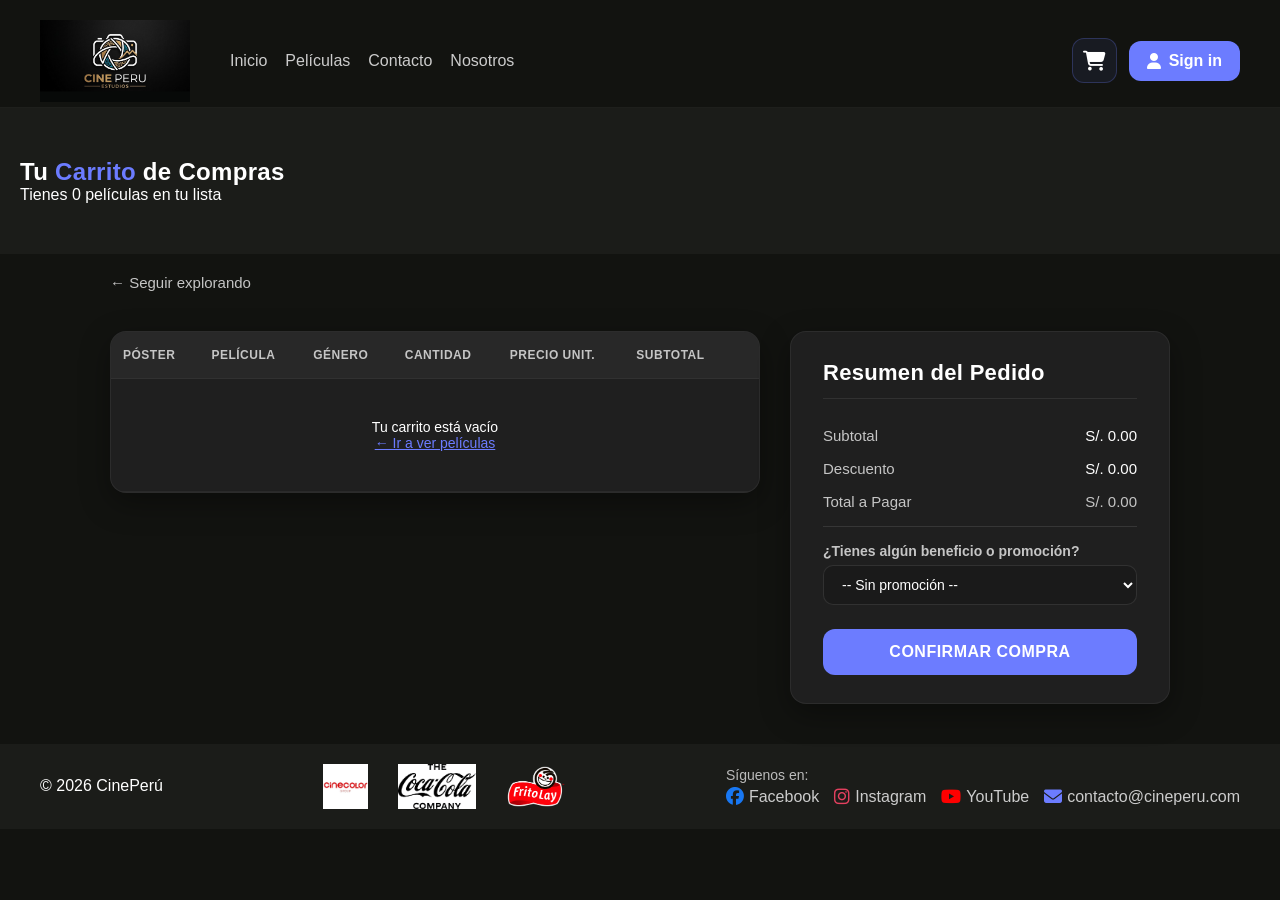
<file: cine_perú/carrito.html>
<!DOCTYPE html>
<html lang="es">

<head>
    <meta charset="UTF-8">
    <meta name="viewport" content="width=device-width, initial-scale=1.0">
    <title>CinePerú</title>
    <link rel="icon" href="../logo/Logo.png">
    <link rel="stylesheet" href="../css/style.css">
    <link rel="stylesheet" href="https://cdnjs.cloudflare.com/ajax/libs/font-awesome/6.5.0/css/all.min.css">
</head>

<body>

    <header class="nav">
        <div class="encabezado">
            <img class="imglogo" src="../logo/Logo CinePeru.png">
            <nav>
                <a href="index.html">Inicio</a>
                <a href="peliculas.html">Películas</a>
                <a href="contacto.html">Contacto</a>
                <a href="nosotros.html">Nosotros</a>
            </nav>
            <div class="nav-usuario">

    <a href="carrito.html" class="carrito-link">

        <i class="fa-solid fa-cart-shopping"></i>

        <span class="carrito-badge">
            0
        </span>

    </a>


    <a href="login.html" class="btn-signout">

        <i class="fa-solid fa-user"></i>

        Sign in

    </a>

</div>

        </div>
    </header>

    <section class="page-header">
        <h1>Tu <span>Carrito</span> de Compras</h1>
        <p id="contador-peliculas">Tienes 0 películas en tu lista</p>
    </section>

    <section>
        <a href="peliculas.html">← Seguir explorando</a>
        <div class="tabla-carrito">
            <table>
                <thead>
                    <tr>
                        <th>Póster</th>
                        <th>Película</th>
                        <th>Género</th>
                        <th>Cantidad</th>
                        <th>Precio Unit.</th>
                        <th>Subtotal</th>
                        <th></th>
                    </tr>
                </thead>
                <tbody id="carrito-body">
                </tbody>
            </table>
        </div>

        <div>
            <h2>Resumen del Pedido</h2>
            <div>
                <span class="label">Subtotal</span>
                <span class="valor resumen-subtotal">S/. 0.00</span>
            </div>
            <div>
                <span class="label">Descuento</span>
                <span class="valor resumen-descuento">S/. 0.00</span>
            </div>
            <div>
                <span>Total a Pagar</span>
                <span class="resumen-total">S/. 0.00</span>
            </div>

            <div>
                <label for="promocion">¿Tienes algún beneficio o promoción?</label>
                <select id="promocion">
                    <option value="0">-- Sin promoción --</option>
                    <option value="15">15% - Fiestas Patrias</option>
                    <option value="10">10% - Miembros</option>
                </select>
            </div>
            <button onclick="confirmarCompra()">CONFIRMAR COMPRA</button>
        </div>
    </section>

    <footer class="foot">
        <p>© 2026 CinePerú</p>

        <div class="empresas-logos">
            <a href="https://peru.cinecolorgroup.com/" target="_blank"><img
                    src="../img/imagenes para empresas asociadas/CineColor.png" alt="CineColor"></a>
            <a href="https://www.coca-cola.com/pe/es" target="_blank"><img
                    src="../img/imagenes para empresas asociadas/CocaCola.png" alt="Coca-Cola"></a>
            <a href="https://www.fritolay.com/" target="_blank"><img
                    src="../img/imagenes para empresas asociadas/FritoLay.png" alt="Frito Lay"></a>
        </div>

        <div>
            <p>Síguenos en:</p>
            <div class="redes">
                <a href="https://www.facebook.com" target="_blank">
                    <i class="fab fa-facebook"></i> Facebook
                </a>

                <a href="https://www.instagram.com" target="_blank">
                    <i class="fab fa-instagram"></i> Instagram
                </a>

                <a href="https://www.youtube.com" target="_blank">
                    <i class="fab fa-youtube"></i> YouTube
                </a>

                <a href="mailto:contacto@cineperu.com">
                    <i class="fas fa-envelope"></i> contacto@cineperu.com
                </a>
            </div>
        </div>
    </footer>

    <script src="../js/datos.js"></script>
    <script src="../js/carrito.js"></script>
</body>

</html>
</file>
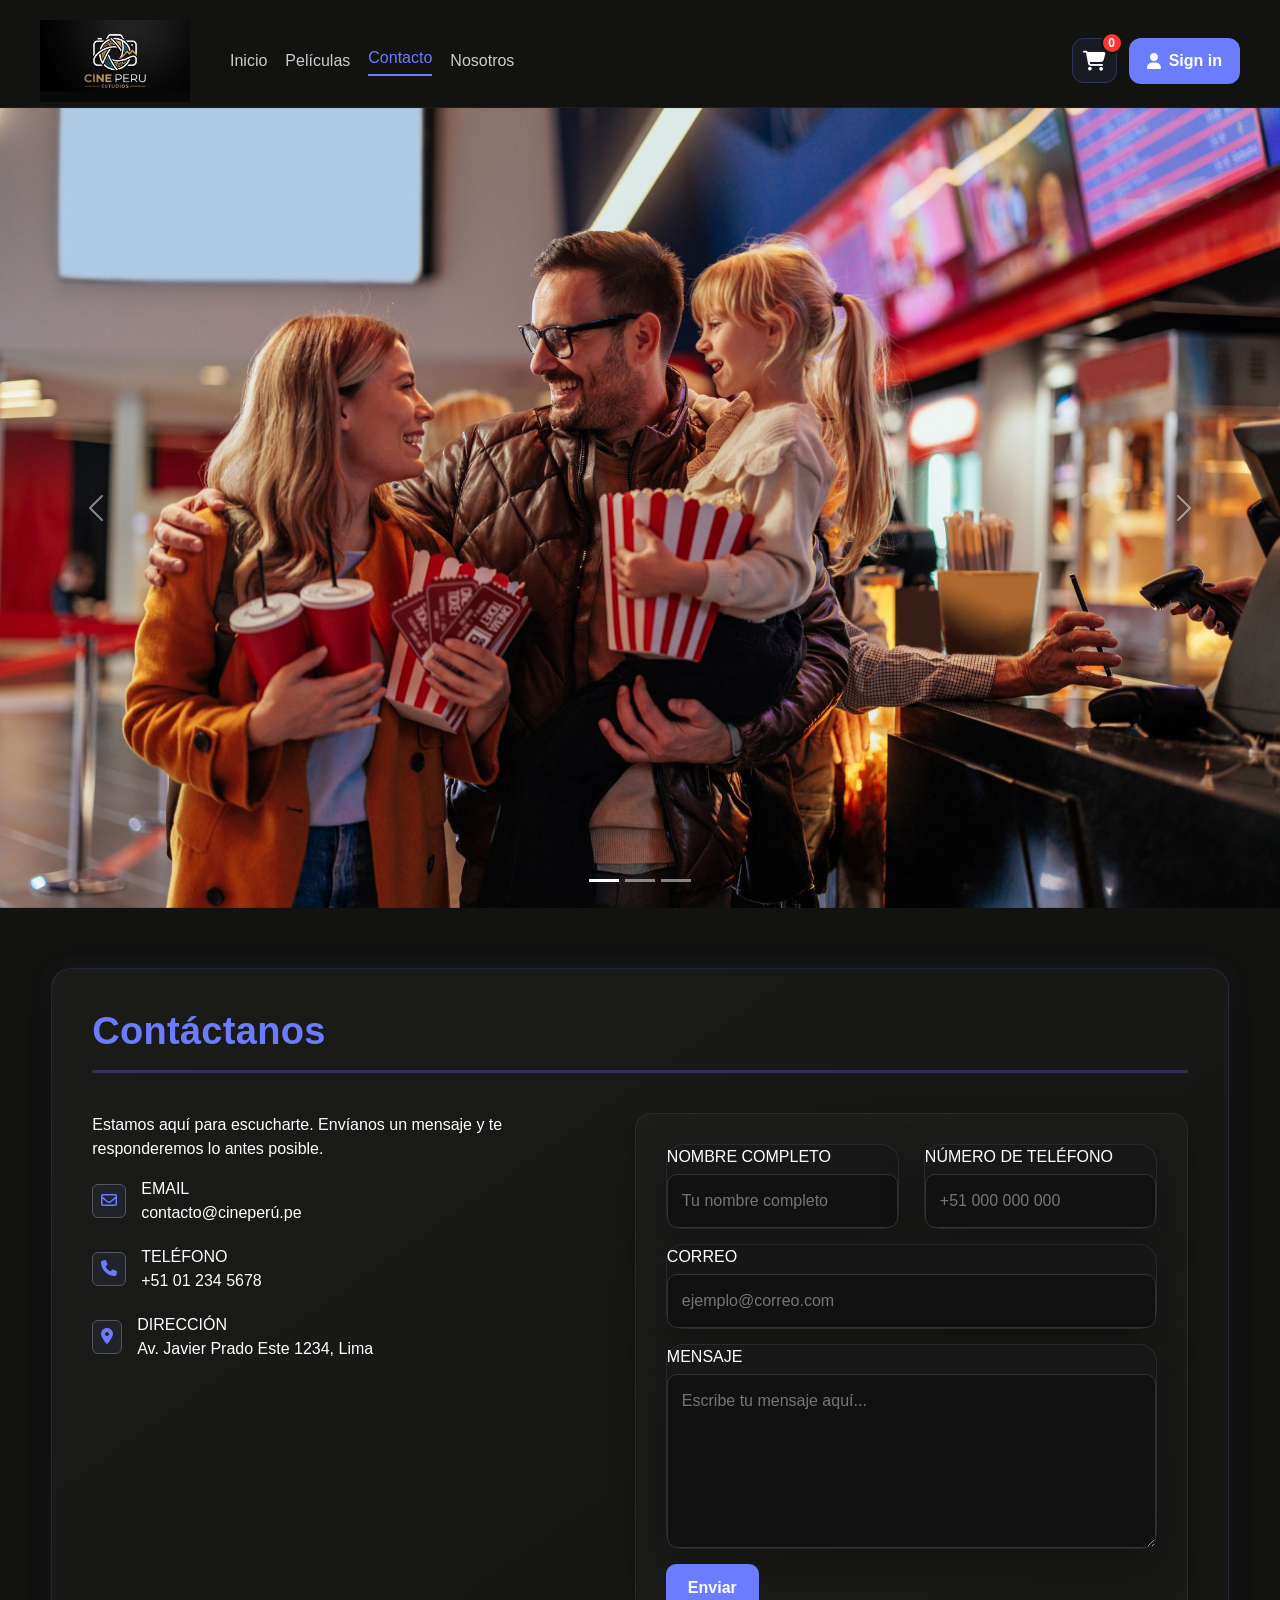
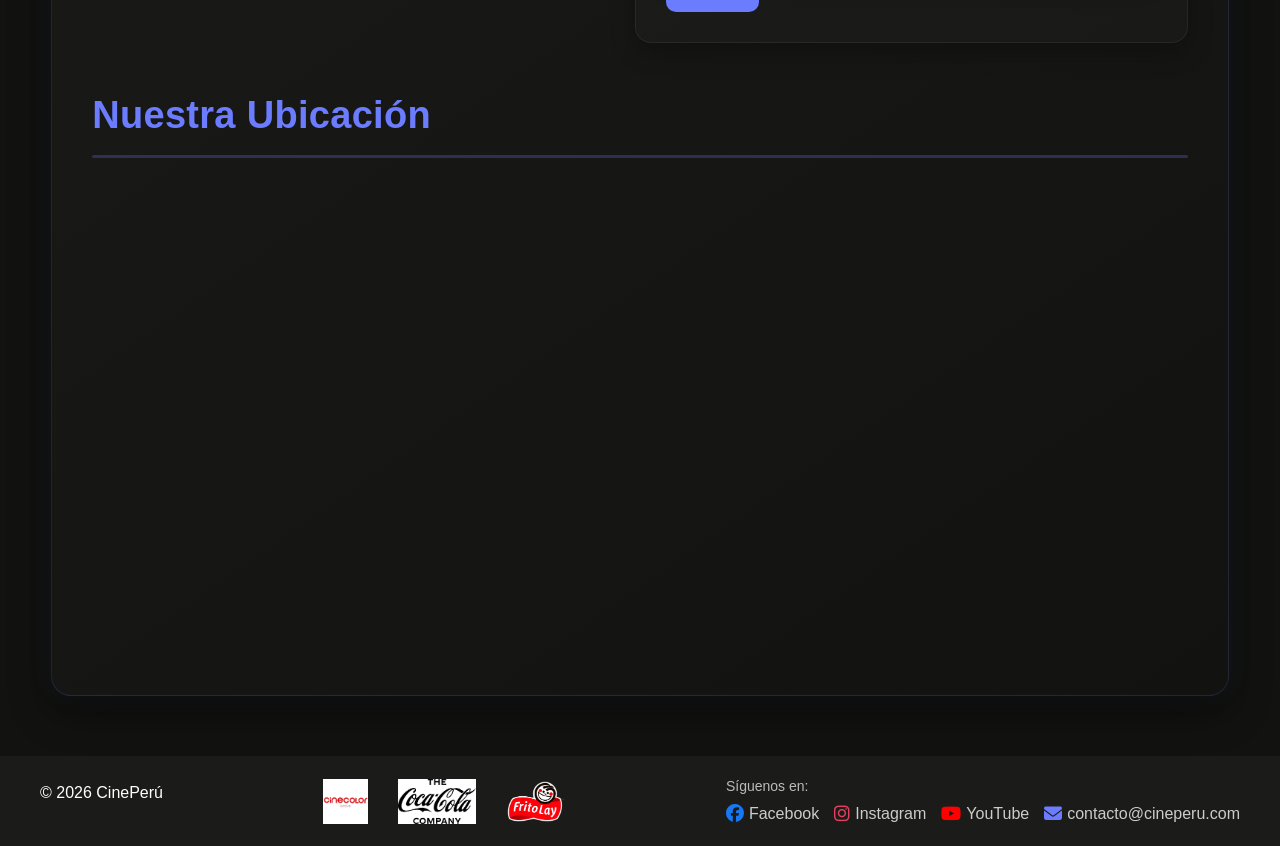
<file: cine_perú/contacto.html>
<!doctype html>
<html lang="es">

<head>
  <meta charset="UTF-8" />
  <meta name="viewport" content="width=device-width, initial-scale=1.0" />
  <title>CinePerú - Contacto</title>
  <link rel="icon" href="../logo/Logo.png" />
  <link href="https://cdn.jsdelivr.net/npm/bootstrap@5.3.8/dist/css/bootstrap.min.css" rel="stylesheet"
    integrity="sha384-sRIl4kxILFvY47J16cr9ZwB07vP4J8+LH7qKQnuqkuIAvNWLzeN8tE5YBujZqJLB" crossorigin="anonymous" />
  <link rel="stylesheet" href="https://cdnjs.cloudflare.com/ajax/libs/font-awesome/6.5.0/css/all.min.css" />
  <link rel="stylesheet" href="../css/style.css" />
</head>

<body>
    <header class="nav">
        <div class="encabezado">
            <img class="imglogo" src="../logo/Logo CinePeru.png" alt="CinePerú">
            <nav>
                <a href="index.html">Inicio</a>
                <a href="peliculas.html">Películas</a>
                <a href="contacto.html" class="active">Contacto</a>
                <a href="nosotros.html">Nosotros</a>
            </nav>
            <div class="nav-usuario">

    <a href="carrito.html" class="carrito-link">

        <i class="fa-solid fa-cart-shopping"></i>

        <span class="carrito-badge">
            0
        </span>

    </a>


    <a href="login.html" class="btn-signout">

        <i class="fa-solid fa-user"></i>

        Sign in

    </a>

</div>
        </div>
    </header>

  <div>
    <div id="carouselExampleIndicators" class="carousel slide">
      <div class="carousel-indicators">
        <button type="button" data-bs-target="#carouselExampleIndicators" data-bs-slide-to="0" class="active"
          aria-current="true" aria-label="Slide 1"></button>
        <button type="button" data-bs-target="#carouselExampleIndicators" data-bs-slide-to="1"
          aria-label="Slide 2"></button>
        <button type="button" data-bs-target="#carouselExampleIndicators" data-bs-slide-to="2"
          aria-label="Slide 3"></button>
      </div>
      <div class="carousel-inner">
        <div class="carousel-item active">
          <img src="../img/imagenes de Contacto/contacto1.png" class="d-block w-100" alt="..." />
        </div>
        <div class="carousel-item">
          <img src="../img/imagenes de Contacto/contacto2.png" class="d-block w-100" alt="..." />
        </div>
        <div class="carousel-item">
          <img src="../img/imagenes de Contacto/contacto3.png" class="d-block w-100" alt="..." />
        </div>
      </div>
      <button class="carousel-control-prev" type="button" data-bs-target="#carouselExampleIndicators"
        data-bs-slide="prev">
        <span class="carousel-control-prev-icon" aria-hidden="true"></span>
        <span class="visually-hidden">Previous</span>
      </button>
      <button class="carousel-control-next" type="button" data-bs-target="#carouselExampleIndicators"
        data-bs-slide="next">
        <span class="carousel-control-next-icon" aria-hidden="true"></span>
        <span class="visually-hidden">Next</span>
      </button>
    </div>
  </div>

  <div class="Contenedor-Info">
    <div class="titulo-proyecto">
      <h2>Contáctanos</h2>
      <hr class="linea-separadora" />
    </div>
    <div class="contenido-contacto">
      <div class="columna-izq">
        <p>
          Estamos aquí para escucharte. Envíanos un mensaje y te responderemos
          lo antes posible.
        </p>
        <div class="contactos">
          <div class="fila-contacto">
            <a href="mailto:contacto@cineperú.pe" class="icon-contacto"><i class="fa-regular fa-envelope"></i></a>
            <div class="contacto-info">
              <p>EMAIL</p>
              <p>contacto@cineperú.pe</p>
            </div>
          </div>
          <div class="fila-contacto">
            <a href="tel:+51012345678" class="icon-contacto"><i class="fa-solid fa-phone"></i></a>
            <div class="contacto-info">
              <p>TELÉFONO</p>
              <p>+51 01 234 5678</p>
            </div>
          </div>
          <div class="fila-contacto">
            <a href="https://maps.google.com/?q=Av.+Javier+Prado+Este+1234,+Lima" target="_blank"
              class="icon-contacto"><i class="fa-solid fa-location-dot"></i></a>
            <div class="contacto-info">
              <p>DIRECCIÓN</p>
              <p>Av. Javier Prado Este 1234, Lima</p>
            </div>
          </div>
        </div>
      </div>
      <div class="info-empresa">
        <form action="">
          <div class="form-group">
            <div class="form">
              <label for="">NOMBRE COMPLETO</label>
              <input type="text" placeholder="Tu nombre completo">
            </div>
            <div class="form">
              <label for="">NÚMERO DE TELÉFONO</label>
              <input type="number" placeholder="+51 000 000 000">
            </div>
          </div>
          <div class="form">
            <label for="">CORREO</label>
            <input type="email" name="" id="" placeholder="ejemplo@correo.com">
          </div>
          <div class="form">
            <label for="">MENSAJE</label>
            <textarea name="" id="" placeholder="Escribe tu mensaje aquí..." rows="6"></textarea>
          </div>
          <button class="btn">Enviar</button>
        </form>
      </div>
    </div>
    <div class="titulo-proyecto">
      <h2>Nuestra Ubicación</h2>
      <hr class="linea-separadora">
    </div>
    <div class="mapa-contacto">
      <iframe src="https://www.google.com/maps?q=Lima+Peru&output=embed">
      </iframe>
    </div>
  </div>

  <footer class="foot">
    <p>© 2026 CinePerú</p>

    <div class="empresas-logos">
      <a href="https://peru.cinecolorgroup.com/" target="_blank"><img
          src="../img/imagenes para empresas asociadas/CineColor.png" alt="CineColor" /></a>
      <a href="https://www.coca-cola.com/pe/es" target="_blank"><img
          src="../img/imagenes para empresas asociadas/CocaCola.png" alt="Coca-Cola" /></a>
      <a href="https://www.fritolay.com/" target="_blank"><img
          src="../img/imagenes para empresas asociadas/FritoLay.png" alt="Frito Lay" /></a>
    </div>

    <div>
      <p>Síguenos en:</p>
      <div class="redes">
        <a href="https://www.facebook.com" target="_blank">
          <i class="fab fa-facebook"></i> Facebook
        </a>

        <a href="https://www.instagram.com" target="_blank">
          <i class="fab fa-instagram"></i> Instagram
        </a>

        <a href="https://www.youtube.com" target="_blank">
          <i class="fab fa-youtube"></i> YouTube
        </a>

        <a href="mailto:contacto@cineperu.com">
          <i class="fas fa-envelope"></i> contacto@cineperu.com
        </a>
      </div>
    </div>
  </footer>

  <script src="https://cdn.jsdelivr.net/npm/bootstrap@5.0.2/dist/js/bootstrap.bundle.min.js"
    integrity="sha384-MrcW6ZMFYlzcLA8Nl+NtUVF0sA7MsXsP1UyJoMp4YLEuNSfAP+JcXn/tWtIaxVXM"
    crossorigin="anonymous"></script>

  <script src="https://cdn.jsdelivr.net/npm/@popperjs/core@2.9.2/dist/umd/popper.min.js"
    integrity="sha384-IQsoLXl5PILFhosVNubq5LC7Qb9DXgDA9i+tQ8Zj3iwWAwPtgFTxbJ8NT4GN1R8p"
    crossorigin="anonymous"></script>

  <script src="https://cdn.jsdelivr.net/npm/bootstrap@5.0.2/dist/js/bootstrap.min.js"
    integrity="sha384-cVKIPhGWiC2Al4u+LWgxfKTRIcfu0JTxR+EQDz/bgldoEyl4H0zUF0QKbrJ0EcQF"
    crossorigin="anonymous"></script>
</body>

</html>
</file>
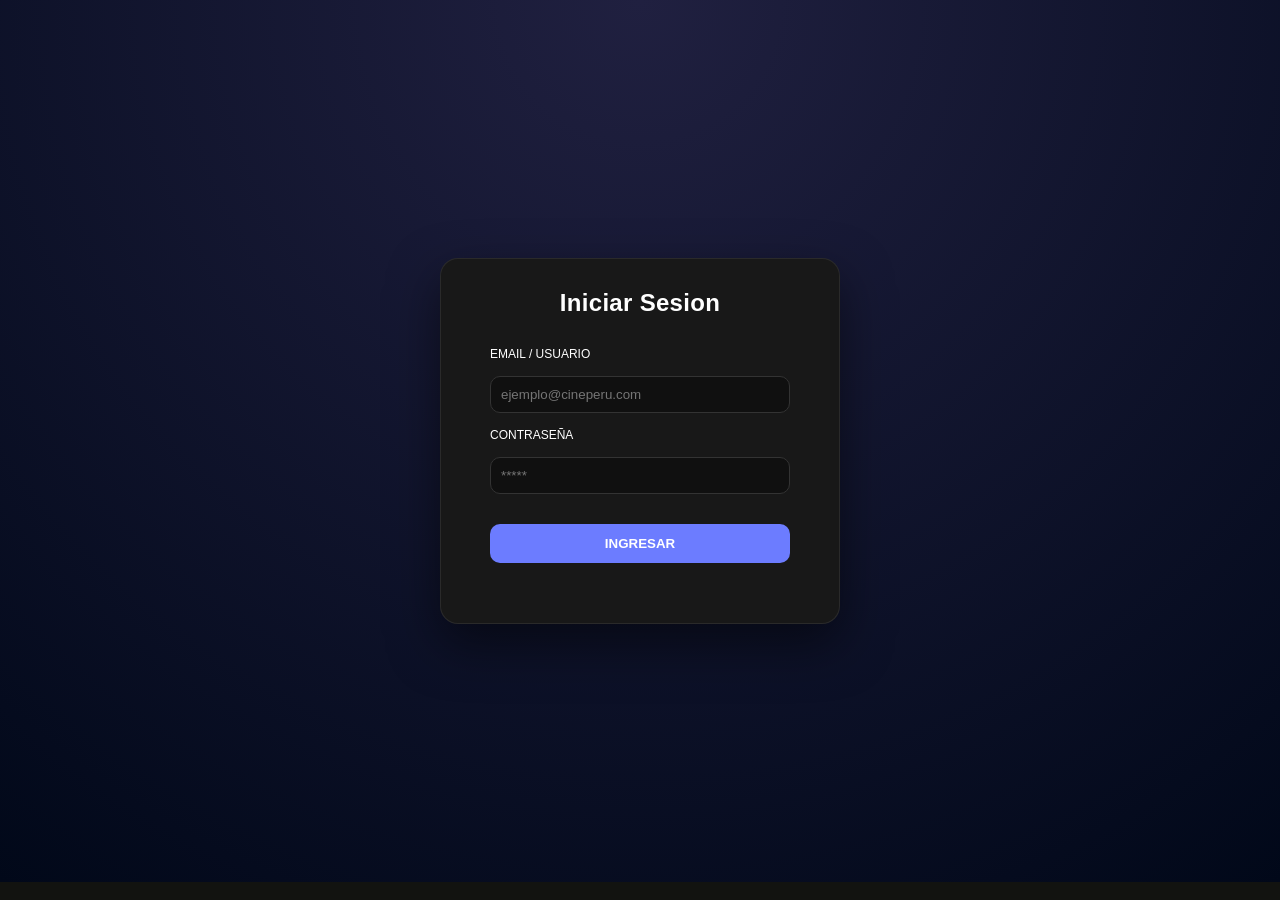
<file: cine_perú/login.html>
<!DOCTYPE html>
<html lang="en">
<head>
    <meta charset="UTF-8">
    <meta name="viewport" content="width=device-width, initial-scale=1.0">
    <title>Login</title>
    <link rel="stylesheet" href="../css/style.css">
</head>
<body>

  <div class="entorno">
      <div class="box">
        <h2>Iniciar Sesion</h2>
        <div class="sub-box">
        <p>EMAIL / USUARIO</p>
        <input type="text" id="user" placeholder="ejemplo@cineperu.com">
        <p>CONTRASEÑA</p>
        <input type="password" id="pass" placeholder="*****">
        </div>

        <button onclick="login()">INGRESAR</button>

        <p class="error" id="error"></p>
      </div>
  </div>
    <script src="../js/login.js"></script>
</body>
</html>
</file>
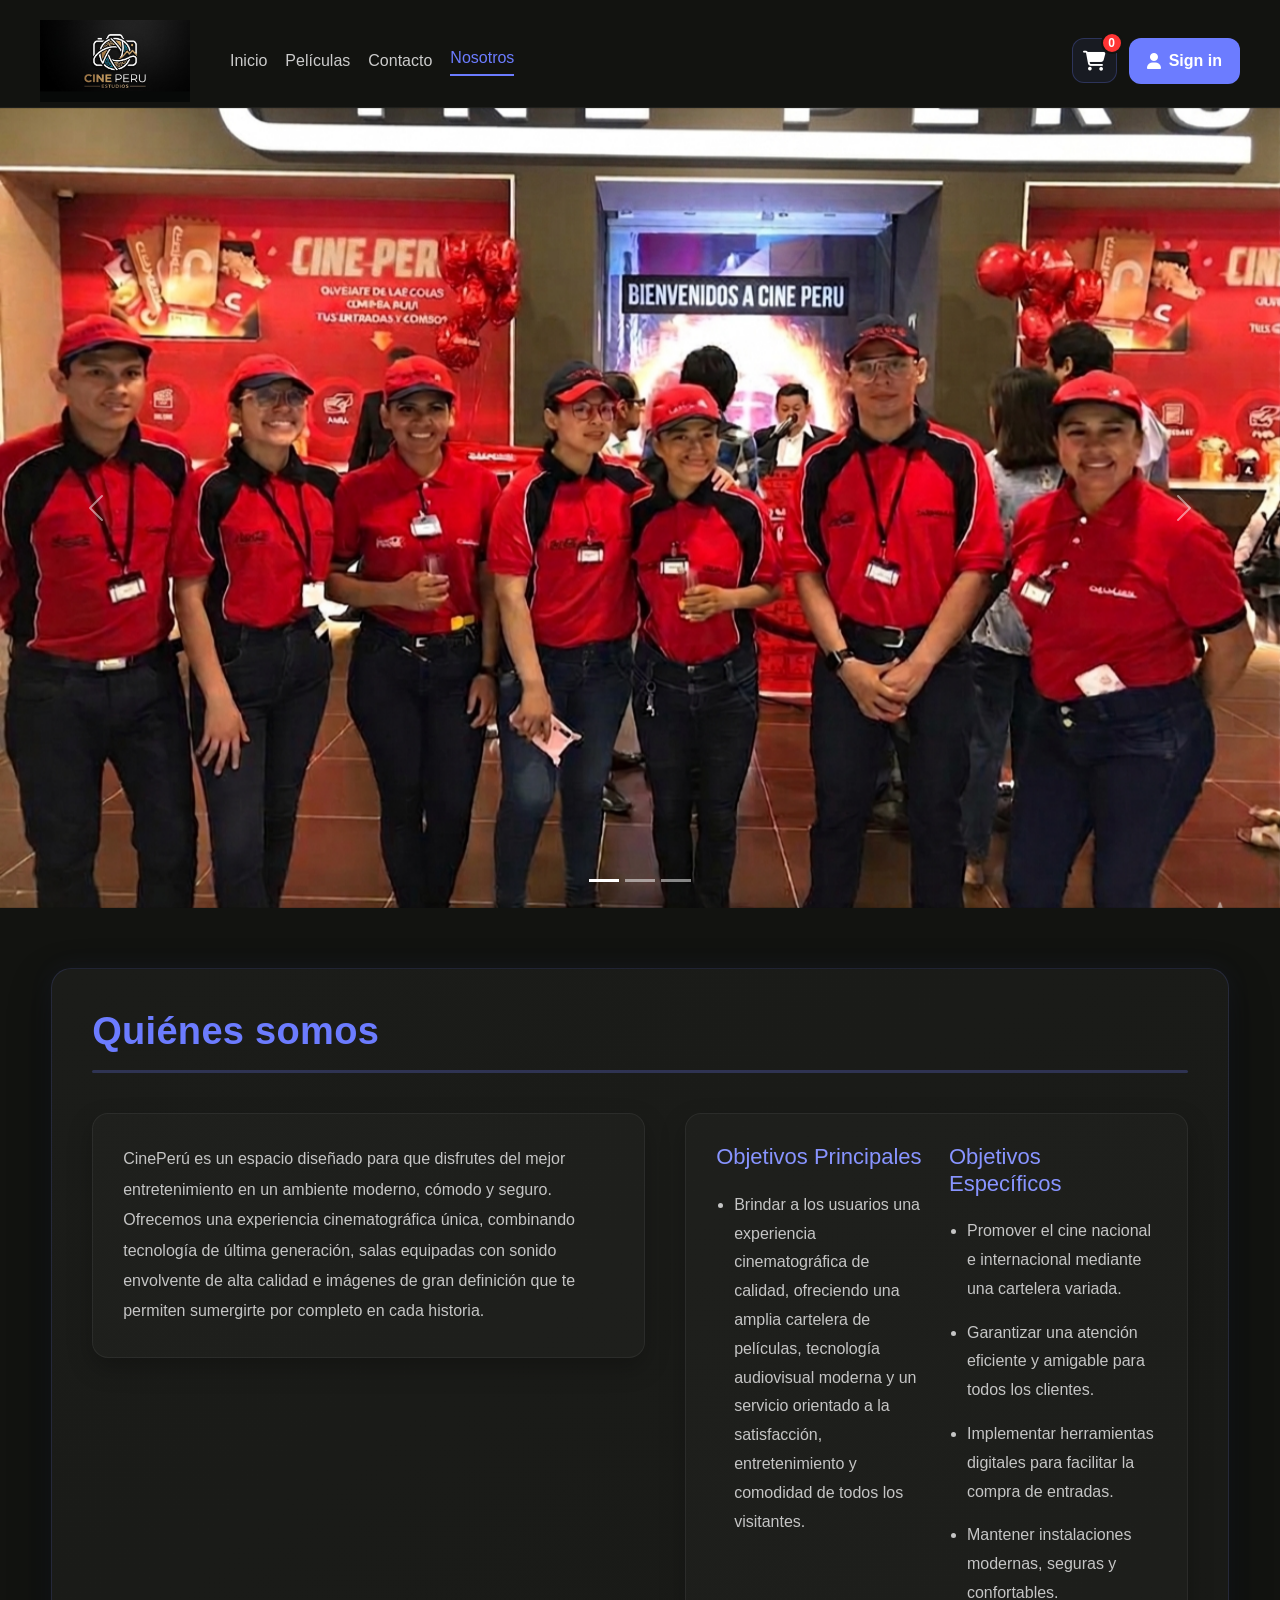
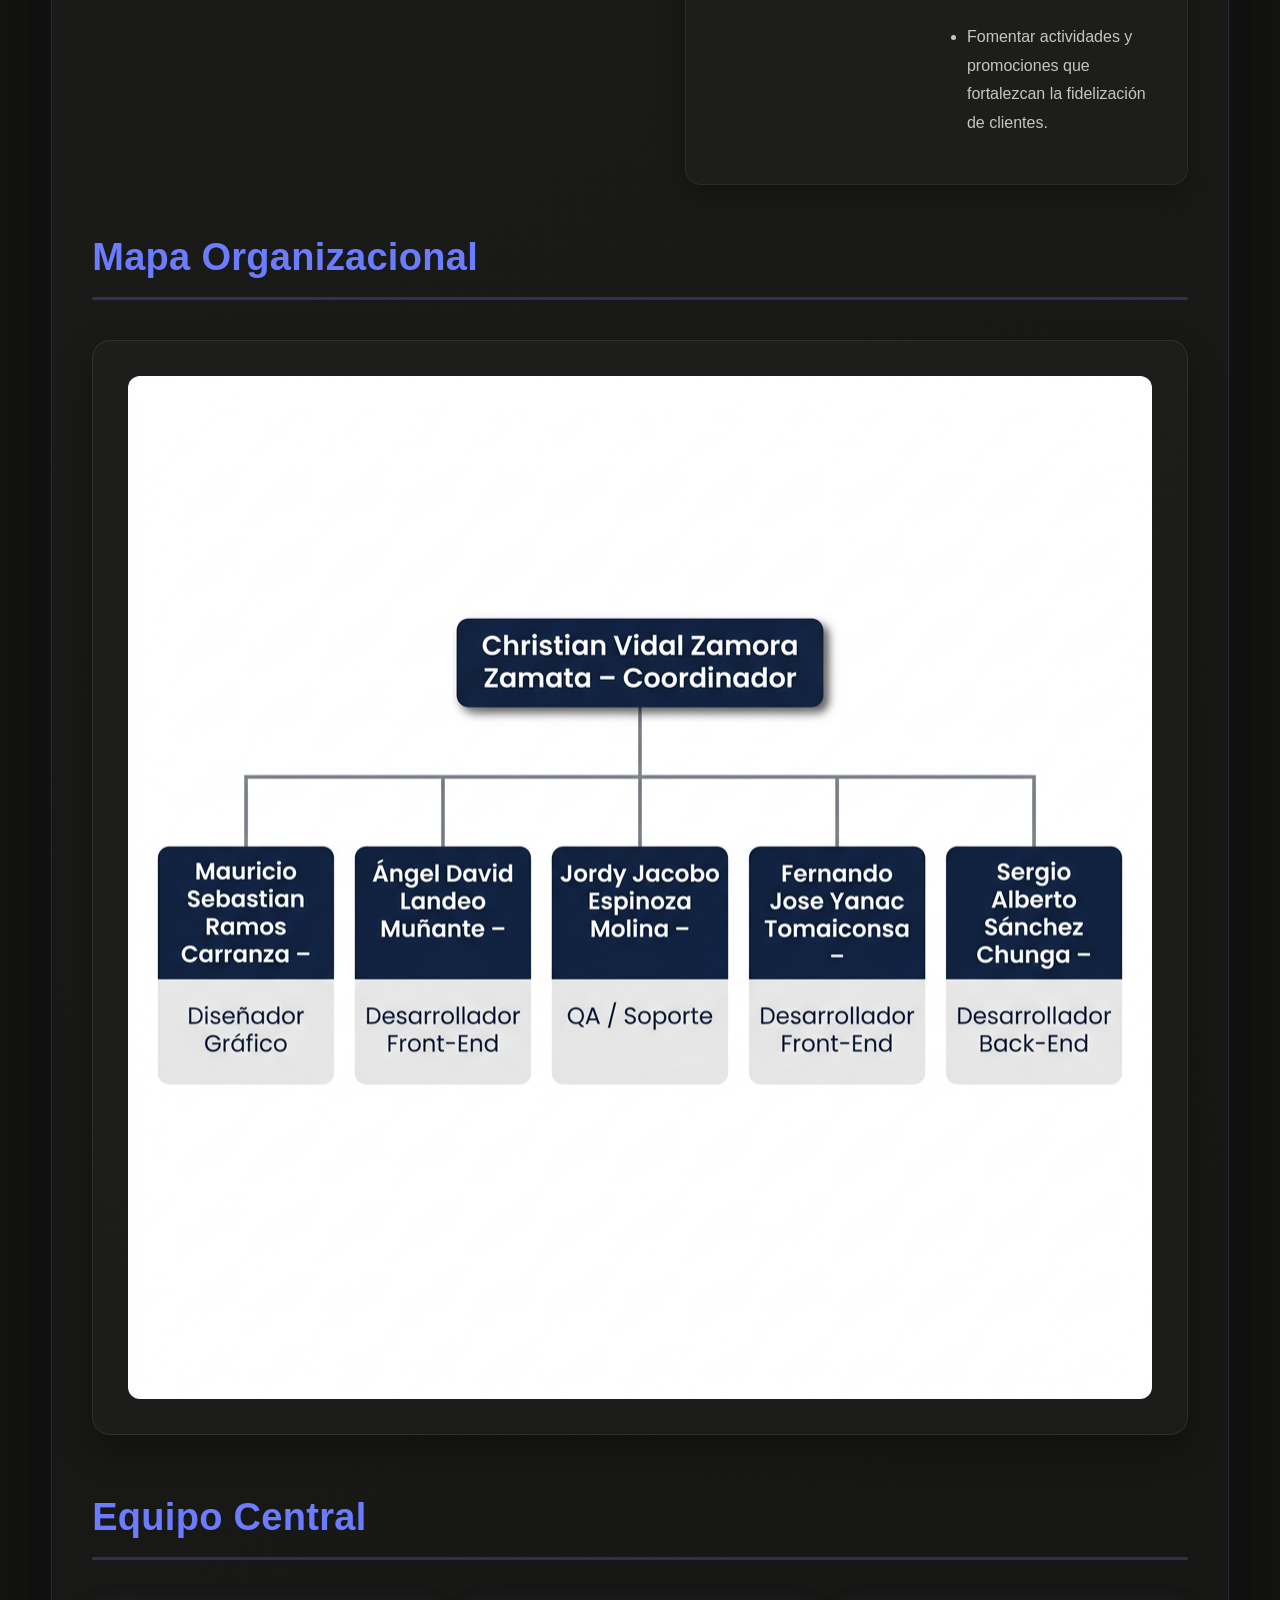
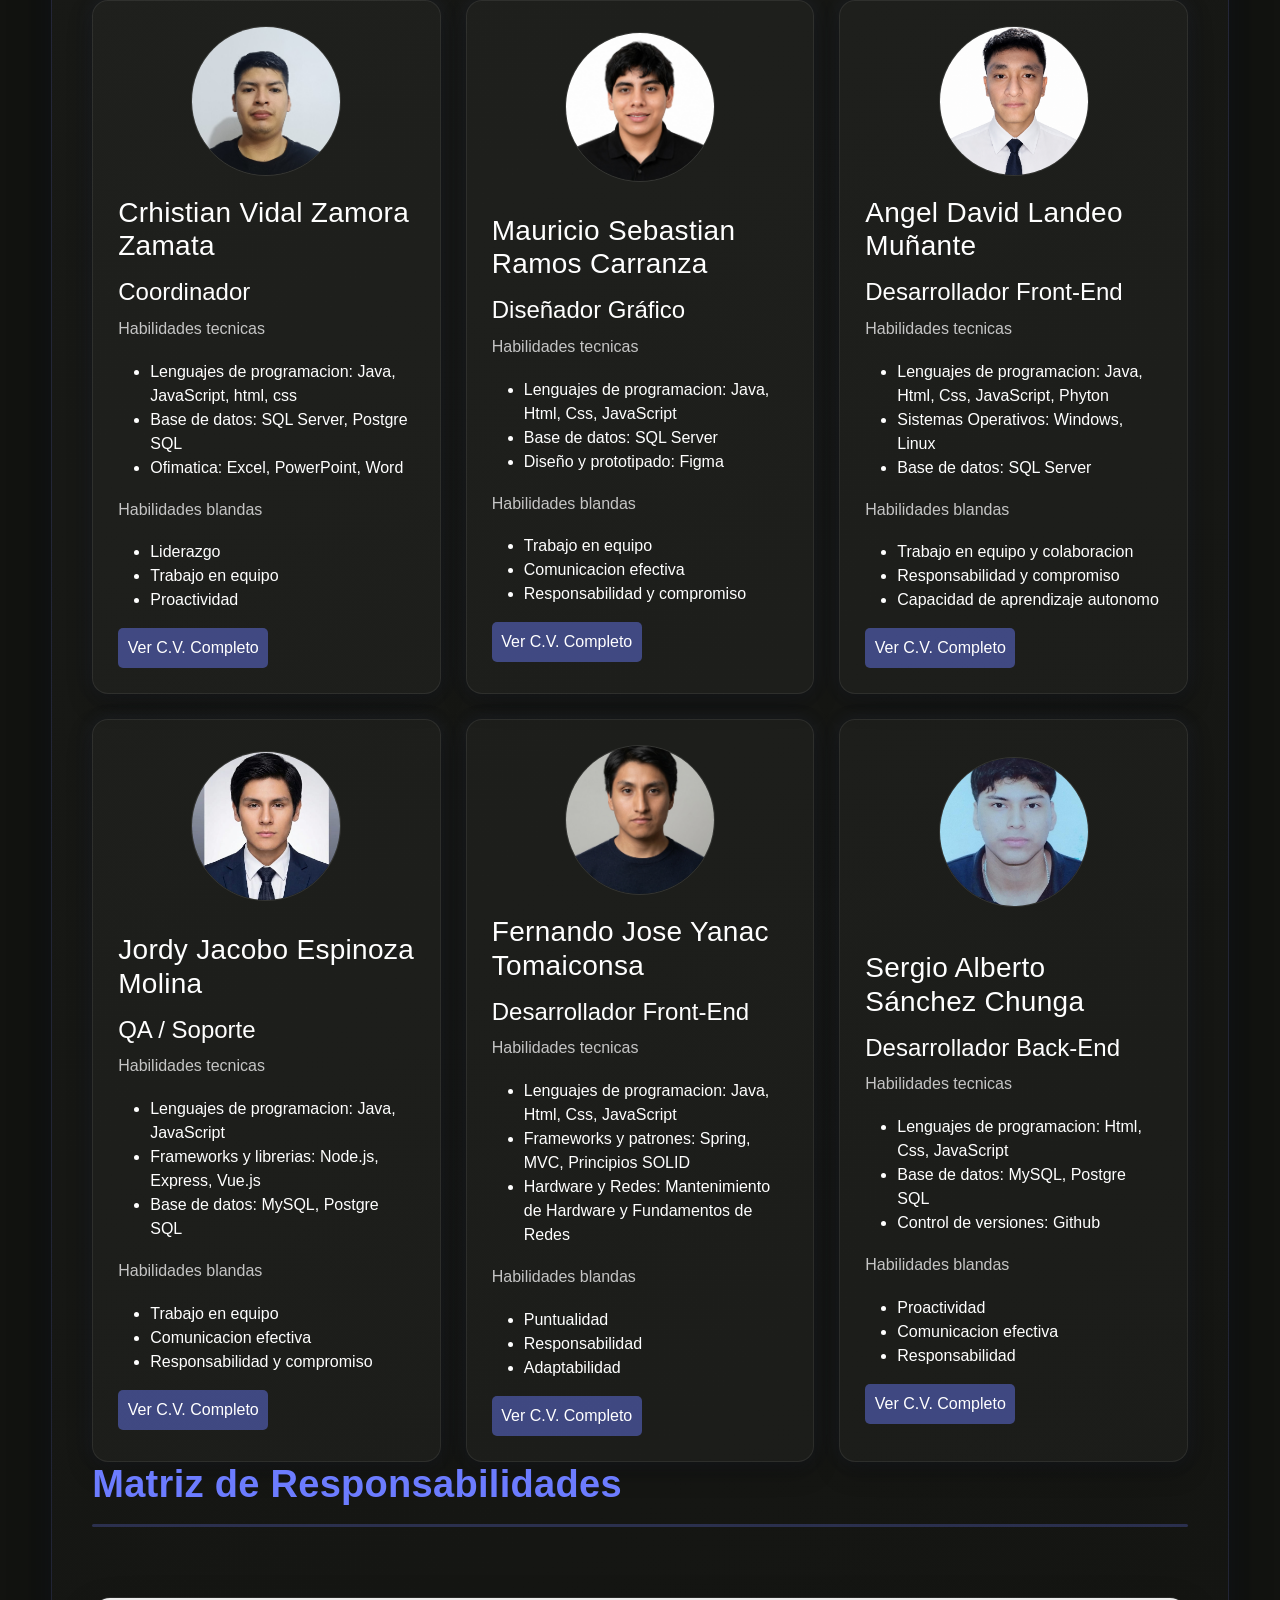
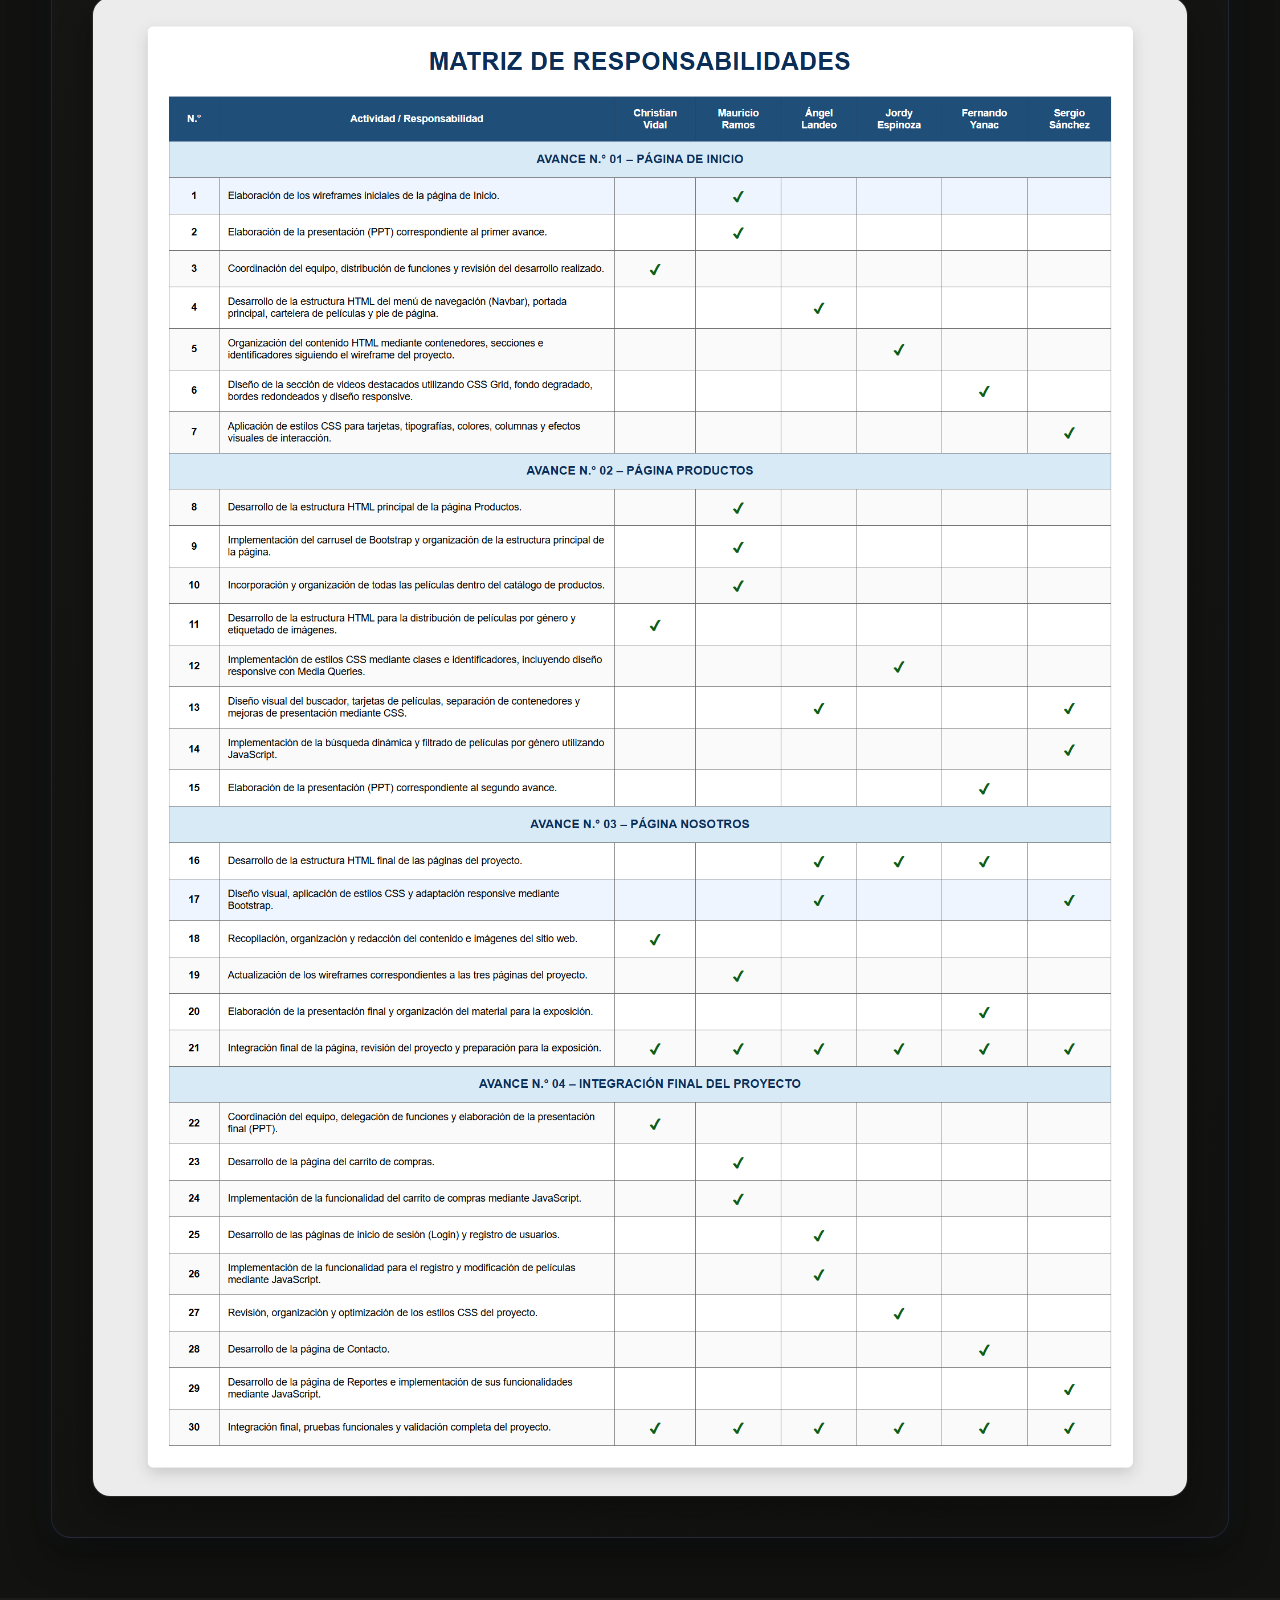
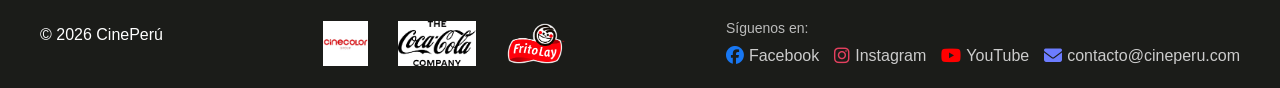
<file: cine_perú/nosotros.html>
<!DOCTYPE html>
<html lang="es">

<head>
    <meta charset="UTF-8">
    <meta name="viewport" content="width=device-width, initial-scale=1.0">
    <title>CinePerú - Nosotros</title>
    <link rel="icon" href="../logo/Logo.png">
    <link href="https://cdn.jsdelivr.net/npm/bootstrap@5.3.8/dist/css/bootstrap.min.css" rel="stylesheet"
        integrity="sha384-sRIl4kxILFvY47J16cr9ZwB07vP4J8+LH7qKQnuqkuIAvNWLzeN8tE5YBujZqJLB" crossorigin="anonymous">
    <link rel="stylesheet" href="https://cdnjs.cloudflare.com/ajax/libs/font-awesome/6.5.0/css/all.min.css">
    <link rel="stylesheet" href="../css/style.css">
</head>

<body>

    <header class="nav">
        <div class="encabezado">
            <img class="imglogo" src="../logo/Logo CinePeru.png" alt="CinePerú">
            <nav>
                <a href="index.html">Inicio</a>
                <a href="peliculas.html">Películas</a>
                <a href="contacto.html">Contacto</a>
                <a href="nosotros.html" class="active">Nosotros</a>
            </nav>
            <div class="nav-usuario">

    <a href="carrito.html" class="carrito-link">

        <i class="fa-solid fa-cart-shopping"></i>

        <span class="carrito-badge">
            0
        </span>

    </a>


    <a href="login.html" class="btn-signout">

        <i class="fa-solid fa-user"></i>

        Sign in

    </a>

</div>
        </div>
    </header>

    <div>
        <div id="carouselExampleIndicators" class="carousel slide">
            <div class="carousel-indicators">
                <button type="button" data-bs-target="#carouselExampleIndicators" data-bs-slide-to="0" class="active"
                    aria-current="true" aria-label="Slide 1"></button>
                <button type="button" data-bs-target="#carouselExampleIndicators" data-bs-slide-to="1"
                    aria-label="Slide 2"></button>
                <button type="button" data-bs-target="#carouselExampleIndicators" data-bs-slide-to="2"
                    aria-label="Slide 3"></button>
            </div>
            <div class="carousel-inner">
                <div class="carousel-item active">
                    <img src="../img/imagenes de Contacto/nosotros1.png" class="d-block w-100" alt="...">
                </div>
                <div class="carousel-item">
                    <img src="../img/imagenes de Contacto/nosotros2.jpg" class="d-block w-100" alt="...">
                </div>
                <div class="carousel-item">
                    <img src="../img/imagenes de Contacto/nosotros3.png" class="d-block w-100" alt="...">
                </div>
            </div>
            <button class="carousel-control-prev" type="button" data-bs-target="#carouselExampleIndicators"
                data-bs-slide="prev">
                <span class="carousel-control-prev-icon" aria-hidden="true"></span>
                <span class="visually-hidden">Previous</span>
            </button>
            <button class="carousel-control-next" type="button" data-bs-target="#carouselExampleIndicators"
                data-bs-slide="next">
                <span class="carousel-control-next-icon" aria-hidden="true"></span>
                <span class="visually-hidden">Next</span>
            </button>
        </div>
    </div>

    <div class="Contenedor-Info">

        <div class="titulo-proyecto">
            <h2>Quiénes somos</h2>
            <hr class="linea-separadora">
        </div>


        <div class="contenido-proyecto">

            <div class="columna-izq">
                <div class="info-empresa">
                    <p>
                        CinePerú es un espacio diseñado para que disfrutes del mejor
                        entretenimiento en un ambiente moderno, cómodo y seguro.
                        Ofrecemos una experiencia cinematográfica única,
                        combinando tecnología de última generación,
                        salas equipadas con sonido envolvente de alta calidad e
                        imágenes de gran definición que te permiten sumergirte por
                        completo en cada historia.
                    </p>
                </div>
            </div>

            <div class="columna-der">
                <div class="objetivos-box">

                    <div class="objetivos-col">
                        <h4>Objetivos Principales</h4>
                        <ul class="lista-objetivos">
                            <li>
                                Brindar a los usuarios una experiencia cinematográfica de calidad,
                                ofreciendo una amplia cartelera de películas, tecnología audiovisual
                                moderna y un servicio orientado a la satisfacción,
                                entretenimiento y comodidad de todos los visitantes.
                            </li>
                        </ul>
                    </div>

                    <div class="objetivos-col">
                        <h4>Objetivos Específicos</h4>
                        <ul class="lista-objetivos">
                            <li>Promover el cine nacional e internacional mediante una cartelera variada.</li>
                            <li>Garantizar una atención eficiente y amigable para todos los clientes.</li>
                            <li>Implementar herramientas digitales para facilitar la compra de entradas.</li>
                            <li>Mantener instalaciones modernas, seguras y confortables.</li>
                            <li>Fomentar actividades y promociones que fortalezcan la fidelización de clientes.</li>
                        </ul>
                    </div>

                </div>
            </div>

        </div>



        <div class="titulo-proyecto">
            <h2>Mapa Organizacional</h2>
            <hr class="linea-separadora">
        </div>

        <div class="mapa-org-container">
            <img src="../img/imagenes de Nosotros/organigrama.png" alt="Mapa Organizacional" class="mapa-org-img">
        </div>



        <div class="titulo-proyecto">
            <h2>Equipo Central</h2>
            <hr class="linea-separadora">
        </div>

        <div id="cont-equipo" class="cv-grid">


            <div class="card-integrante cv-card">
                <div class="cv-foto">
                    <img class="foto-perfil" src="../img/imagenes de perfiles/crhistian.jpg" alt="">
                </div>
                <div class="informacion">
                    <h3>Crhistian Vidal Zamora Zamata</h3>
                    <h4 class="rol">Coordinador</h4>
                    <div class="cont-habilidades">
                        <p>Habilidades tecnicas</p>
                        <ul>
                            <li>Lenguajes de programacion: Java, JavaScript, html, css

</html>
</li>
<li>Base de datos: SQL Server, Postgre SQL</li>
<li>Ofimatica: Excel, PowerPoint, Word</li>
</ul>
<p>Habilidades blandas</p>
<ul>
    <li>Liderazgo</li>
    <li>Trabajo en equipo</li>
    <li>Proactividad</li>
</ul>
</div>
<div class="enlace">
    <a href="../CVs/CV-Crhistian Vidal Zamora Zamata 2026.pdf" class="btn-descarga" target="_blank"
        rel="noopener noreferrer">
        Ver C.V. Completo
    </a>
</div>
</div>
</div>


<div class="card-integrante cv-card">
    <div class="cv-foto">
        <img class="foto-perfil" src="../img/imagenes de perfiles/mauricio.jpeg" alt="">
    </div>
    <div class="informacion">
        <h3>Mauricio Sebastian Ramos Carranza</h3>
        <h4 class="rol">Diseñador Gráfico</h4>
        <div class="cont-habilidades">
            <p>Habilidades tecnicas</p>
            <ul>
                <li>Lenguajes de programacion: Java, Html, Css, JavaScript</li>
                <li>Base de datos: SQL Server</li>
                <li>Diseño y prototipado: Figma</li>
            </ul>
            <p>Habilidades blandas</p>
            <ul>
                <li>Trabajo en equipo</li>
                <li>Comunicacion efectiva</li>
                <li>Responsabilidad y compromiso</li>
            </ul>
        </div>
        <div class="enlace">
            <a href="../CVs/CV - Mauricio Ramos.pdf" class="btn-descarga" target="_blank" rel="noopener noreferrer">
                Ver C.V. Completo
            </a>
        </div>
    </div>
</div>


<div class="card-integrante cv-card">
    <div class="cv-foto">
        <img class="foto-perfil" src="../img/imagenes de perfiles/Angel Landeo.png" alt="">
    </div>
    <div class="informacion">
        <h3>Angel David Landeo Muñante</h3>
        <h4 class="rol">Desarrollador Front-End</h4>
        <div class="cont-habilidades">
            <p>Habilidades tecnicas</p>
            <ul>
                <li>Lenguajes de programacion: Java, Html, Css, JavaScript, Phyton</li>
                <li>Sistemas Operativos: Windows, Linux</li>
                <li>Base de datos: SQL Server</li>
            </ul>
            <p>Habilidades blandas</p>
            <ul>
                <li>Trabajo en equipo y colaboracion</li>
                <li>Responsabilidad y compromiso</li>
                <li>Capacidad de aprendizaje autonomo</li>
            </ul>
        </div>
        <div class="enlace">
            <a href="../CVs/CV_Angel_Landeo.pdf" class="btn-descarga" target="_blank" rel="noopener noreferrer">
                Ver C.V. Completo
            </a>
        </div>
    </div>
</div>


<div class="card-integrante cv-card">
    <div class="cv-foto">
        <img class="foto-perfil" src="../img/imagenes de perfiles/jordy.jpeg" alt="">
    </div>
    <div class="informacion">
        <h3>Jordy Jacobo Espinoza Molina</h3>
        <h4 class="rol">QA / Soporte</h4>
        <div class="cont-habilidades">
            <p>Habilidades tecnicas</p>
            <ul>
                <li>Lenguajes de programacion: Java, JavaScript</li>
                <li>Frameworks y librerias: Node.js, Express, Vue.js</li>
                <li>Base de datos: MySQL, Postgre SQL</li>
            </ul>
            <p>Habilidades blandas</p>
            <ul>
                <li>Trabajo en equipo</li>
                <li>Comunicacion efectiva</li>
                <li>Responsabilidad y compromiso</li>
            </ul>
        </div>
        <div class="enlace">
            <a href="../CVs/CV-Jordi.pdf" class="btn-descarga" target="_blank" rel="noopener noreferrer">
                Ver C.V. Completo
            </a>
        </div>
    </div>
</div>


<div class="card-integrante cv-card">
    <div class="cv-foto">
        <img class="foto-perfil" src="../img/imagenes de perfiles/fernando.jpeg" alt="">
    </div>
    <div class="informacion">
        <h3>Fernando Jose Yanac Tomaiconsa</h3>
        <h4 class="rol">Desarrollador Front-End</h4>
        <div class="cont-habilidades">
            <p>Habilidades tecnicas</p>
            <ul>
                <li>Lenguajes de programacion: Java, Html, Css, JavaScript</li>
                <li>Frameworks y patrones: Spring, MVC, Principios SOLID</li>
                <li>Hardware y Redes: Mantenimiento de Hardware y Fundamentos de Redes</li>
            </ul>
            <p>Habilidades blandas</p>
            <ul>
                <li>Puntualidad</li>
                <li>Responsabilidad</li>
                <li>Adaptabilidad</li>
            </ul>
        </div>
        <div class="enlace">
            <a href="../CVs/CV Fernando YT.pdf" class="btn-descarga" target="_blank" rel="noopener noreferrer">
                Ver C.V. Completo
            </a>
        </div>
    </div>
</div>


<div class="card-integrante cv-card">
    <div class="cv-foto">
        <img class="foto-perfil" src="../img/imagenes de perfiles/Sergio.jpeg" alt="">
    </div>
    <div class="informacion">
        <h3>Sergio Alberto Sánchez Chunga</h3>
        <h4 class="rol">Desarrollador Back-End</h4>
        <div class="cont-habilidades">
            <p>Habilidades tecnicas</p>
            <ul>
                <li>Lenguajes de programacion: Html, Css, JavaScript</li>
                <li>Base de datos: MySQL, Postgre SQL</li>
                <li>Control de versiones: Github</li>
            </ul>
            <p>Habilidades blandas</p>
            <ul>
                <li>Proactividad</li>
                <li>Comunicacion efectiva</li>
                <li>Responsabilidad</li>
            </ul>
        </div>
        <div class="enlace">
            <a href="../CVs/SANCHEZ26.pdf" class="btn-descarga" target="_blank" rel="noopener noreferrer">
                Ver C.V. Completo
            </a>
        </div>
    </div>
</div>

</div>



<div class="titulo-proyecto">
    <h2>Matriz de Responsabilidades</h2>
    <hr class="linea-separadora">
</div>

<div class="matriz">
    <img src="../img/imagenes de Nosotros/Matriz_de_Responsabilidades.png" alt="Matriz de Responsabilidades">
</div>

</div>



<footer class="foot">
    <p>© 2026 CinePerú</p>

    <div class="empresas-logos">
        <a href="https://peru.cinecolorgroup.com/" target="_blank"><img
                src="../img/imagenes para empresas asociadas/CineColor.png" alt="CineColor"></a>
        <a href="https://www.coca-cola.com/pe/es" target="_blank"><img
                src="../img/imagenes para empresas asociadas/CocaCola.png" alt="Coca-Cola"></a>
        <a href="https://www.fritolay.com/" target="_blank"><img
                src="../img/imagenes para empresas asociadas/FritoLay.png" alt="Frito Lay"></a>
    </div>

    <div>
        <p>Síguenos en:</p>
        <div class="redes">
            <a href="https://www.facebook.com" target="_blank">
                <i class="fab fa-facebook"></i> Facebook
            </a>

            <a href="https://www.instagram.com" target="_blank">
                <i class="fab fa-instagram"></i> Instagram
            </a>

            <a href="https://www.youtube.com" target="_blank">
                <i class="fab fa-youtube"></i> YouTube
            </a>

            <a href="mailto:contacto@cineperu.com">
                <i class="fas fa-envelope"></i> contacto@cineperu.com
            </a>
        </div>
    </div>
</footer>

<script src="https://cdn.jsdelivr.net/npm/bootstrap@5.0.2/dist/js/bootstrap.bundle.min.js"
    integrity="sha384-MrcW6ZMFYlzcLA8Nl+NtUVF0sA7MsXsP1UyJoMp4YLEuNSfAP+JcXn/tWtIaxVXM"
    crossorigin="anonymous"></script>

<script src="https://cdn.jsdelivr.net/npm/@popperjs/core@2.9.2/dist/umd/popper.min.js"
    integrity="sha384-IQsoLXl5PILFhosVNubq5LC7Qb9DXgDA9i+tQ8Zj3iwWAwPtgFTxbJ8NT4GN1R8p"
    crossorigin="anonymous"></script>

<script src="https://cdn.jsdelivr.net/npm/bootstrap@5.0.2/dist/js/bootstrap.min.js"
    integrity="sha384-cVKIPhGWiC2Al4u+LWgxfKTRIcfu0JTxR+EQDz/bgldoEyl4H0zUF0QKbrJ0EcQF"
    crossorigin="anonymous"></script>

</body>

</html>
</file>
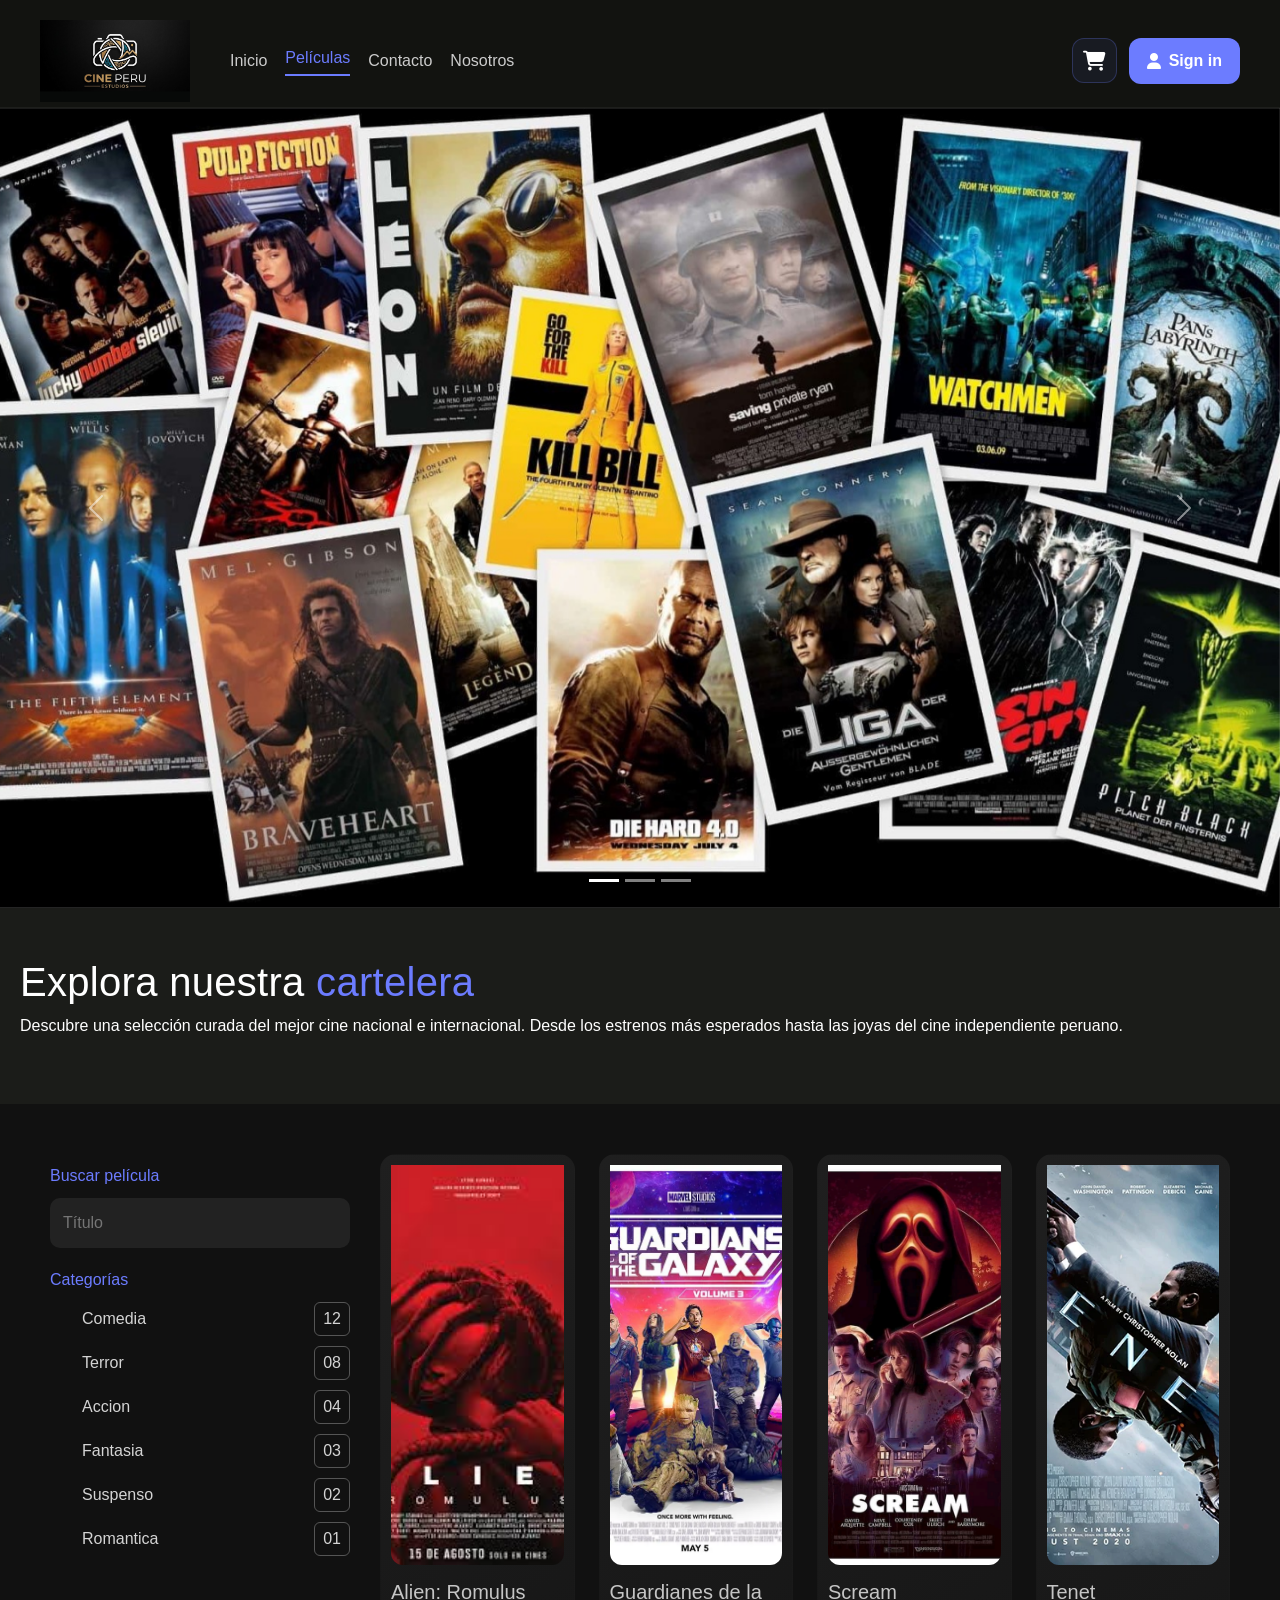
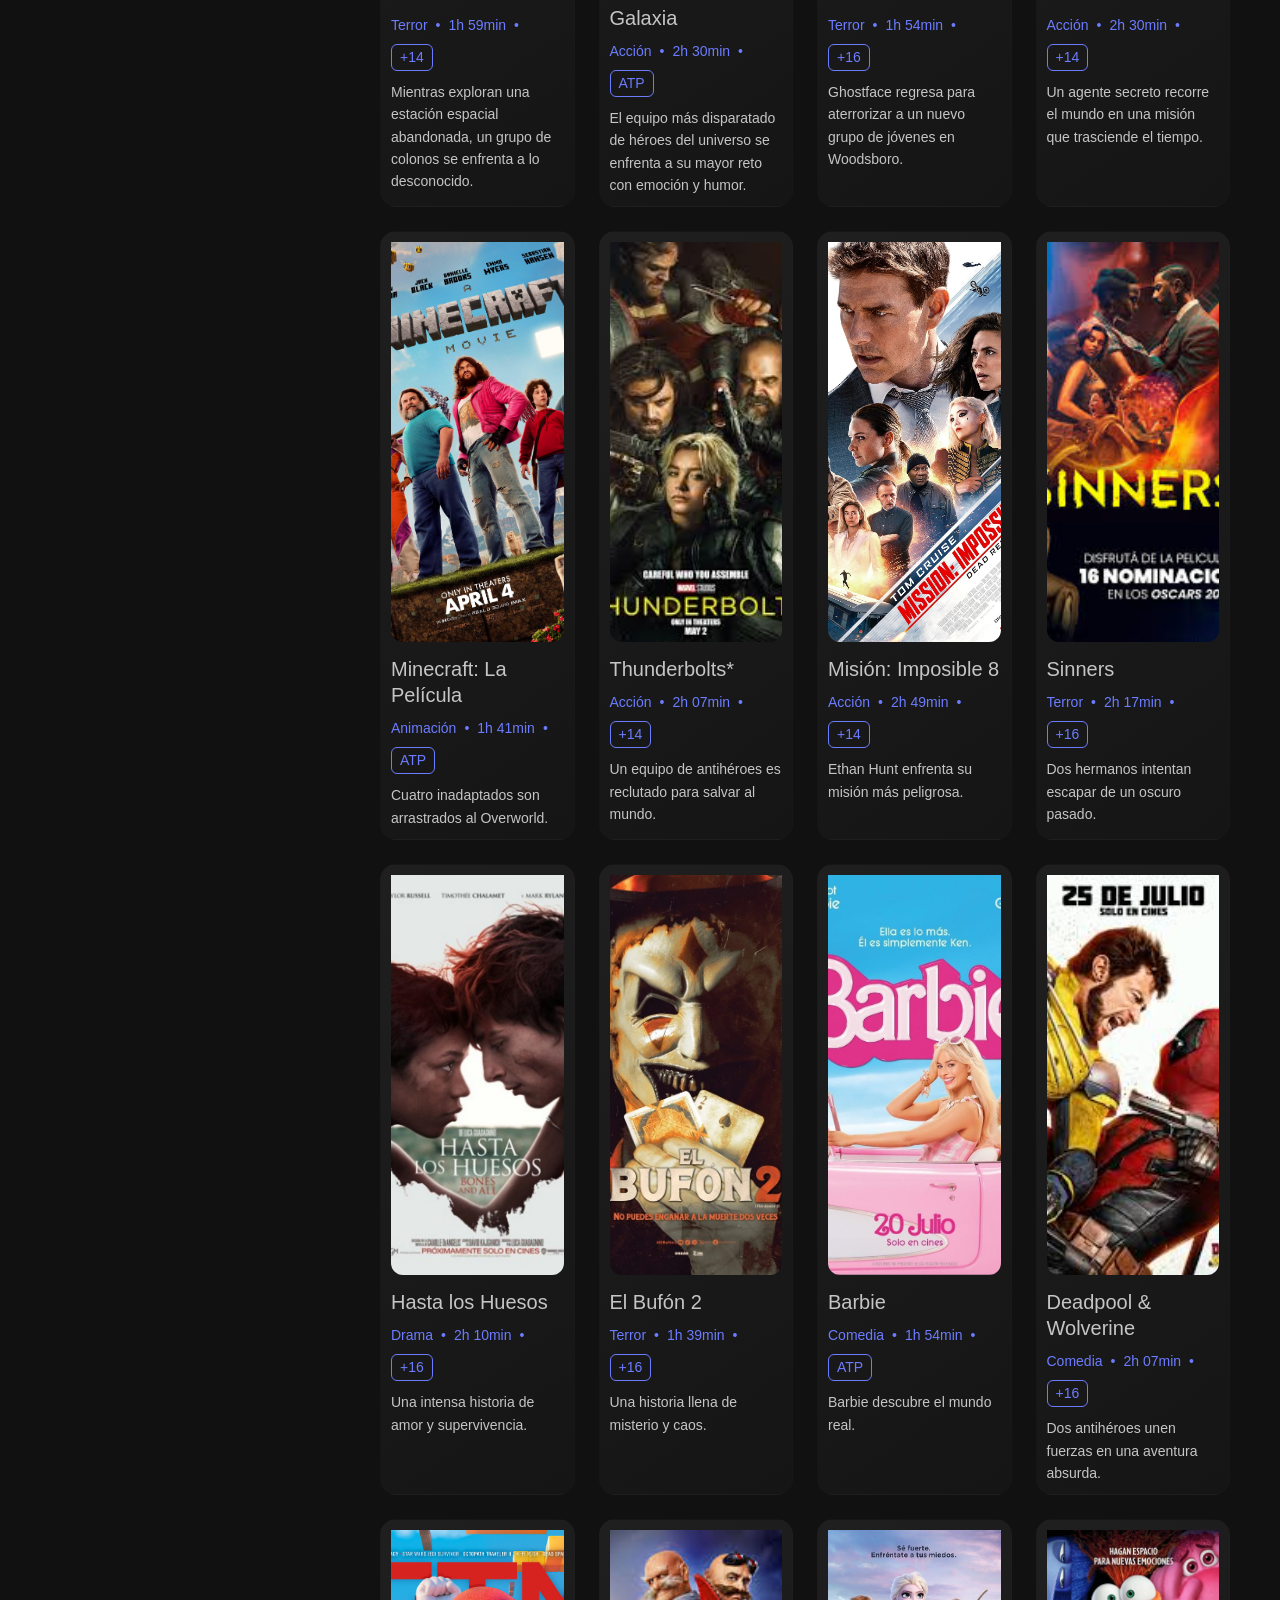
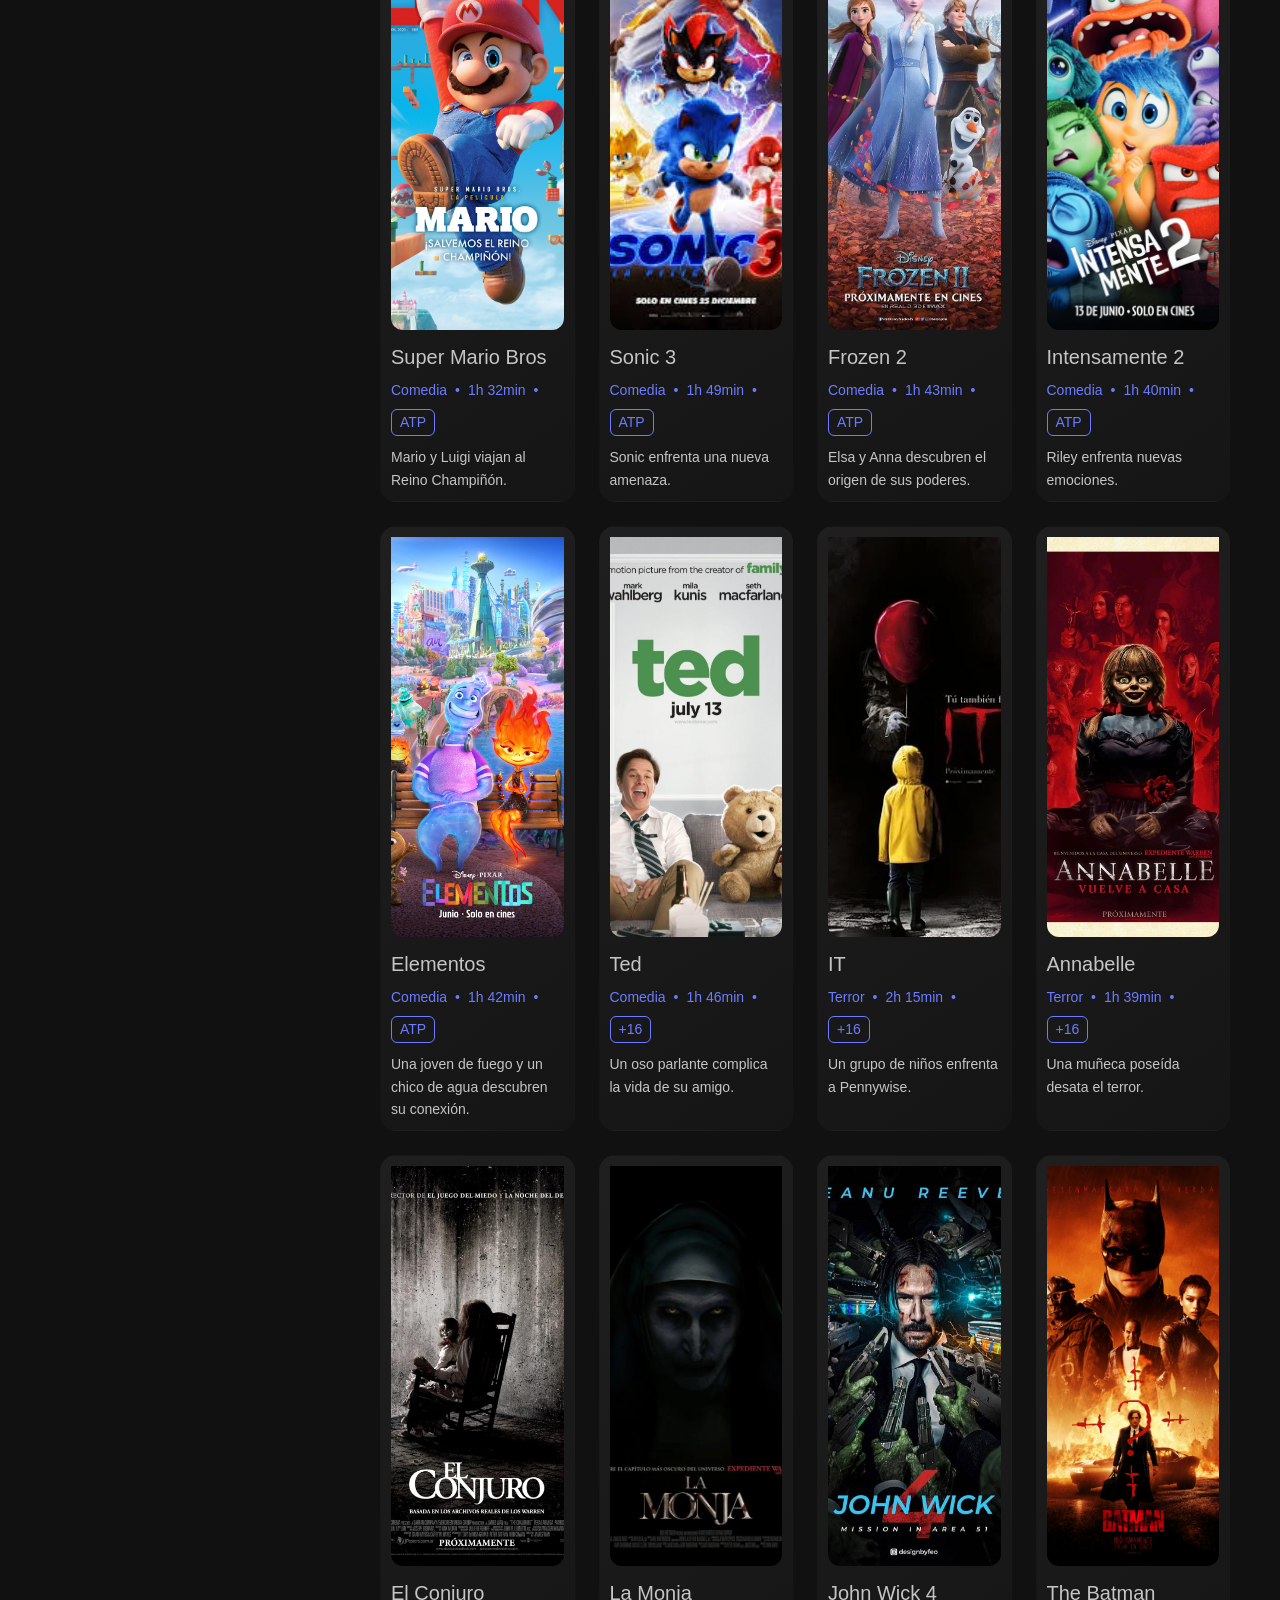
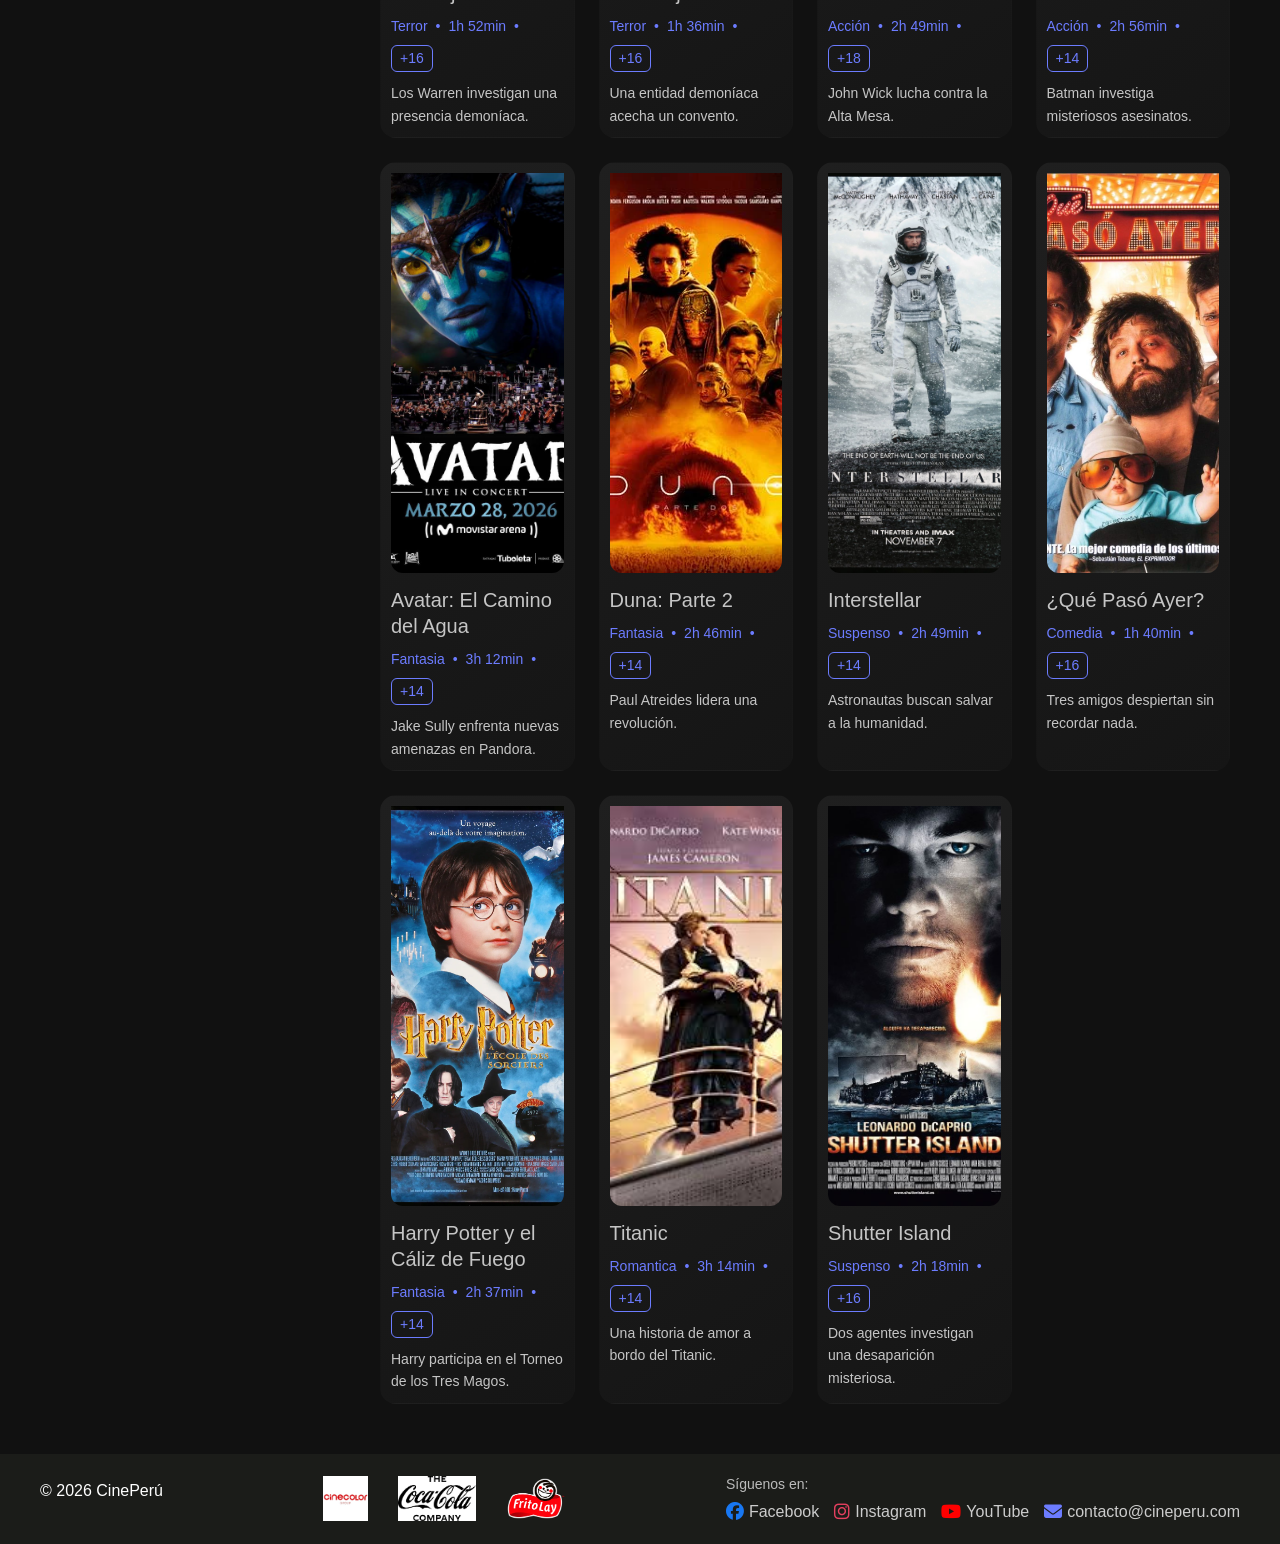
<file: cine_perú/peliculas.html>
<!DOCTYPE html>
<html lang="es">

<head>
    <meta charset="UTF-8">
    <meta name="viewport" content="width=device-width, initial-scale=1.0">
    <title>CinePerú - Películas</title>
    <link rel="icon" href="../logo/Logo.png">
    <link rel="stylesheet" href="../css/style.css">
    <link rel="stylesheet" href="https://cdnjs.cloudflare.com/ajax/libs/font-awesome/6.5.0/css/all.min.css">
    <link href="https://cdn.jsdelivr.net/npm/bootstrap@5.3.8/dist/css/bootstrap.min.css" rel="stylesheet"
        integrity="sha384-sRIl4kxILFvY47J16cr9ZwB07vP4J8+LH7qKQnuqkuIAvNWLzeN8tE5YBujZqJLB" crossorigin="anonymous">
</head>

<body>

    <header class="nav">
        <div class="encabezado">
            <img class="imglogo" src="../logo/Logo CinePeru.png" alt="CinePerú">
            <nav>
                <a href="index.html">Inicio</a>
                <a href="peliculas.html"class="active">Películas</a>
                <a href="contacto.html">Contacto</a>
                <a href="nosotros.html" >Nosotros</a>
            </nav>
            <div class="nav-usuario">

    <a href="carrito.html" class="carrito-link">

        <i class="fa-solid fa-cart-shopping"></i>

        <span class="carrito-badge">
            0
        </span>

    </a>


    <a href="login.html" class="btn-signout">

        <i class="fa-solid fa-user"></i>

        Sign in

    </a>

</div>
        </div>
    </header>

    <section class="hero-cartelera">
        <div id="carouselExampleIndicators" class="carousel slide">

            <div class="carousel-indicators">
                <button type="button" data-bs-target="#carouselExampleIndicators" data-bs-slide-to="0" class="active"
                    aria-current="true" aria-label="Slide 1"></button>

                <button type="button" data-bs-target="#carouselExampleIndicators" data-bs-slide-to="1"
                    aria-label="Slide 2"></button>

                <button type="button" data-bs-target="#carouselExampleIndicators" data-bs-slide-to="2"
                    aria-label="Slide 3"></button>
            </div>

            <div class="carousel-inner">

                <div class="carousel-item active">
                    <img src="../img/imagenes cartelera/portada-cartelera.png" class="d-block w-100" alt="...">
                </div>

                <div class="carousel-item">
                    <img src="../img/imagenes cartelera/a-domsday.webp" class="d-block w-100" alt="...">
                </div>

                <div class="carousel-item">
                    <img src="../img/imagenes cartelera/dune2.jpeg" class="d-block w-100" alt="...">
                </div>

            </div>

            <button class="carousel-control-prev" type="button" data-bs-target="#carouselExampleIndicators"
                data-bs-slide="prev">

                <span class="carousel-control-prev-icon" aria-hidden="true"></span>
                <span class="visually-hidden">Previous</span>

            </button>

            <button class="carousel-control-next" type="button" data-bs-target="#carouselExampleIndicators"
                data-bs-slide="next">

                <span class="carousel-control-next-icon" aria-hidden="true"></span>
                <span class="visually-hidden">Next</span>

            </button>

        </div>
    </section>

    <section class="page-header">

        <h1>Explora nuestra <span>cartelera</span></h1>

        <p>
            Descubre una selección curada del mejor cine nacional e internacional.
            Desde los estrenos más esperados hasta las joyas del cine independiente peruano.
        </p>

    </section>

    <div class="catalogo-layout">

        <aside class="sidebar">

            <div class="sidebar-section">

                <label class="subtitulo">Buscar película</label>

                <input type="search" id="buscador" placeholder="Título">

            </div>

            <div class="sidebar-section">

                <label class="subtitulo">Categorías</label>

                <ul class="categoria-lista">



                    <li>
                        <label class="option">
                            <input type="checkbox" class="filtro-categoria" value="Comedia">
                            <span>Comedia</span>
                            <span class="count">12</span>
                        </label>
                    </li>

                    <li>
                        <label class="option">
                            <input type="checkbox" class="filtro-categoria" value="Terror">
                            <span>Terror</span>
                            <span class="count">08</span>
                        </label>
                    </li>

                    <li>
                        <label class="option">
                            <input type="checkbox" class="filtro-categoria" value="Accion">
                            <span>Accion</span>
                            <span class="count">04</span>
                        </label>
                    </li>

                    <li>
                        <label class="option">
                            <input type="checkbox" class="filtro-categoria" value="Fantasia">
                            <span>Fantasia</span>
                            <span class="count">03</span>
                        </label>
                    </li>

                    <li>
                        <label class="option">
                            <input type="checkbox" class="filtro-categoria" value="Suspenso">
                            <span>Suspenso</span>
                            <span class="count">02</span>
                        </label>
                    </li>

                    <li>
                        <label class="option">
                            <input type="checkbox" class="filtro-categoria" value="Romantica">
                            <span>Romantica</span>
                            <span class="count">01</span>
                        </label>
                    </li>

                </ul>

            </div>

        </aside>

        <div id="peliculas-grid" class="peliculas-grid">
            <div id="mensaje" class="mensajeFiltro"></div>
        </div>

    </div>

    <footer class="foot">

        <p>© 2026 CinePerú</p>

        <div class="empresas-logos">

            <a href="https://peru.cinecolorgroup.com/" target="_blank">
                <img src="../img/imagenes para empresas asociadas/CineColor.png" alt="CineColor">
            </a>

            <a href="https://www.coca-cola.com/pe/es" target="_blank">
                <img src="../img/imagenes para empresas asociadas/CocaCola.png" alt="Coca-Cola">
            </a>

            <a href="https://www.fritolay.com/" target="_blank">
                <img src="../img/imagenes para empresas asociadas/FritoLay.png" alt="Frito Lay">
            </a>

        </div>

        <div>

            <p>Síguenos en:</p>

            <div class="redes">

                <a href="https://www.facebook.com" target="_blank">
                    <i class="fab fa-facebook"></i> Facebook
                </a>

                <a href="https://www.instagram.com" target="_blank">
                    <i class="fab fa-instagram"></i> Instagram
                </a>

                <a href="https://www.youtube.com" target="_blank">
                    <i class="fab fa-youtube"></i> YouTube
                </a>

                <a href="mailto:contacto@cineperu.com">
                    <i class="fas fa-envelope"></i> contacto@cineperu.com
                </a>

            </div>

        </div>

    </footer>

    <script src="https://cdn.jsdelivr.net/npm/bootstrap@5.0.2/dist/js/bootstrap.bundle.min.js"
        integrity="sha384-MrcW6ZMFYlzcLA8Nl+NtUVF0sA7MsXsP1UyJoMp4YLEuNSfAP+JcXn/tWtIaxVXM"
        crossorigin="anonymous"></script>

    <script src="https://cdn.jsdelivr.net/npm/@popperjs/core@2.9.2/dist/umd/popper.min.js"
        integrity="sha384-IQsoLXl5PILFhosVNubq5LC7Qb9DXgDA9i+tQ8Zj3iwWAwPtgFTxbJ8NT4GN1R8p"
        crossorigin="anonymous"></script>

    <script src="https://cdn.jsdelivr.net/npm/bootstrap@5.0.2/dist/js/bootstrap.min.js"
        integrity="sha384-cVKIPhGWiC2Al4u+LWgxfKTRIcfu0JTxR+EQDz/bgldoEyl4H0zUF0QKbrJ0EcQF"
        crossorigin="anonymous"></script>

    <script src="../js/datos.js"></script>
    <script src="../js/peliculas.js"></script>
    <script src="../js/carrito.js"></script> 

</body>

</html>
</file>
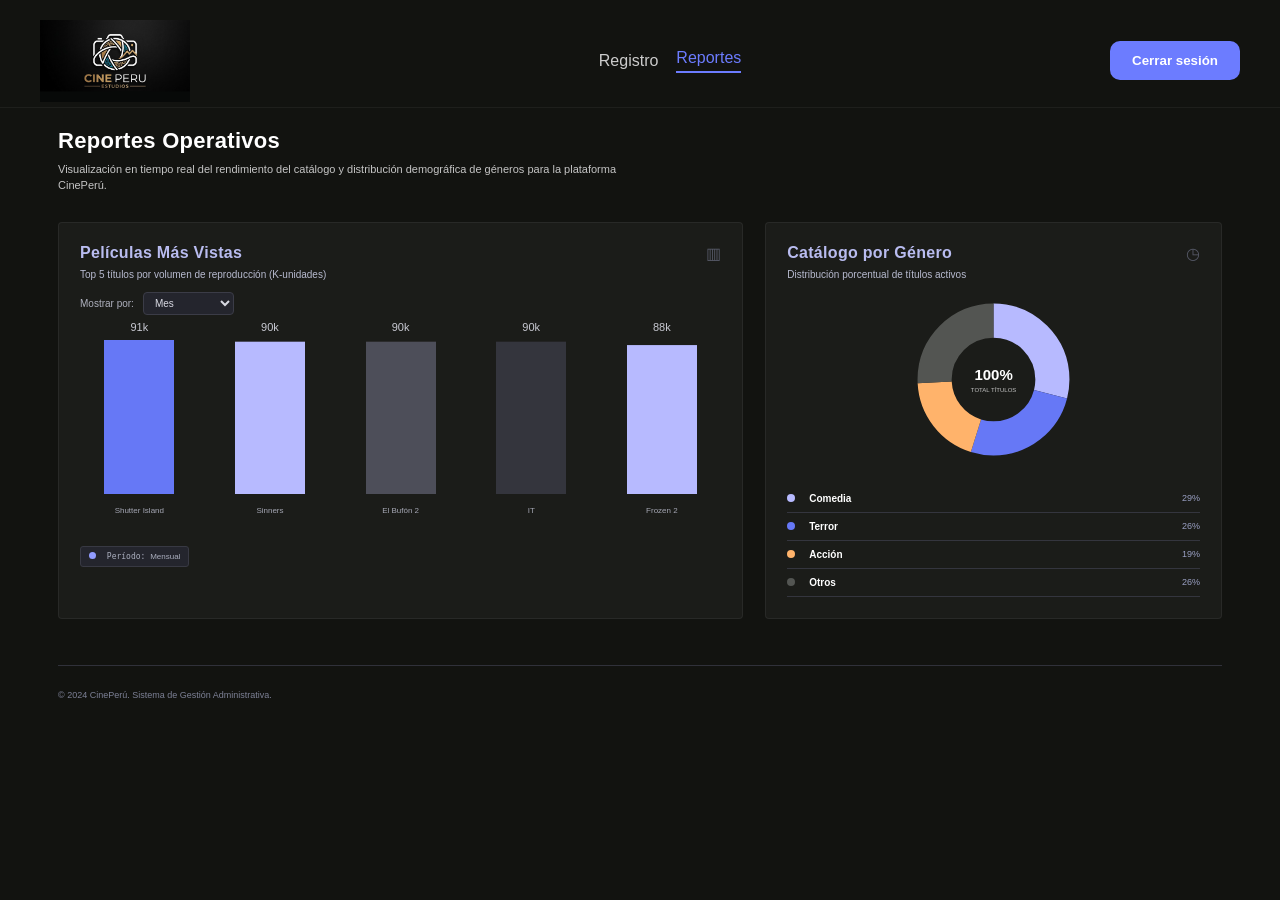
<file: cine_perú/reportes.html>
<!DOCTYPE html>
<html lang="es">
<head>
    <meta charset="UTF-8">
    <meta name="viewport" content="width=device-width, initial-scale=1.0">
    <link rel="stylesheet" href="../css/style.css">
    <title>Reportes | CinePerú</title>
</head>
<body>
    <header class="nav">
        <div class="encabezado">
            <img class="imglogo" src="../logo/Logo CinePeru.png" alt="CinePerú">
            <nav>
                <a href="admin.html">Registro</a>
                <a href="reportes.html" class="active">Reportes</a>
            </nav>
            <button class="btn2" onclick="logout()">Cerrar sesión</button>
        </div>
    </header>
    <main class="report-main">
        <section class="page-header report-header">
            <div>
                <h1>Reportes Operativos</h1>
                <p>Visualización en tiempo real del rendimiento del catálogo y distribución demográfica de géneros para la plataforma CinePerú.</p>
            </div>
        </section>

        <section class="report-grid">
            <article class="report-card">
                <div class="card-head">
                    <div>
                        <h3>Películas Más Vistas</h3>
                        <p>Top 5 títulos por volumen de reproducción (K-unidades)</p>
                    </div>
                    <span class="chart-icon" aria-hidden="true">▥</span>
                </div>
                <div class="report-filter">
                    <label for="periodo">Mostrar por:</label>
                    <select id="periodo">
                        <option value="semanal">Semana</option>
                        <option value="mensual" selected>Mes</option>
                        <option value="anual">Año</option>
                    </select>
                </div>
                <div id="bar-chart" class="bar-chart"></div>
                <span class="period-badge"><i></i> Período: <b id="periodo-texto">Mensual</b></span>
            </article>

            <article class="report-card">
                <div class="card-head">
                    <div>
                        <h3>Catálogo por Género</h3>
                        <p>Distribución porcentual de títulos activos</p>
                    </div>
                    <span class="chart-icon" aria-hidden="true">◷</span>
                </div>
                <div class="donut-box">
                    <div id="donut-chart" class="donut-chart"></div>
                    <div class="donut-center">
                        <span>100%</span>
                        <small>Total títulos</small>
                    </div>
                </div>
                <div id="genre-legend" class="report-legend"></div>
            </article>
        </section>

        <footer class="report-footer">
            <p>© 2024 CinePerú. Sistema de Gestión Administrativa.</p>
        </footer>
    </main>

    <script src="../js/reportes.js"></script>
</body>
</html>
</file>
<file: css/style.css>
* {
    margin: 0;
    padding: 0;
    box-sizing: border-box;
    font-family: Arial, Helvetica, sans-serif;
}

:root {
    --bg: #121310;
    --bg-secondary: #1b1c19;
    --card: #1f1f1f;

    --text: #ffffff;
    --text-secondary: #c5c5c5;


    --primary: #6c7cff;
    --primary-hover: #8894ff;

    --border: #2a2a2a;
    --shadow: rgba(164, 52, 52, 0.35);
}

body {
    background-color: var(--bg);
    color: var(--text);
}

img {
    max-width: 100%;
    display: block;
}



.nav {
    position: sticky;
    top: 0;
    width: 100%;
    z-index: 1000;
    background-color: var(--bg);
    border-bottom: 1px solid rgba(255, 255, 255, .05);
}

.encabezado {
    display: flex;
    justify-content: space-between;
    align-items: center;

    max-width: 1100px;
    width: 100%;

    padding: 20px 10px 5px;
    margin: auto;
}

.imglogo {
    width: 150px;
    height: auto;
}

.nav nav {
    display: flex;
    align-items: center;
    gap: 15px;
    flex-wrap: wrap;
}

.nav a {
    color: #ccc;
    text-decoration: none;
    transition: .25s ease;
}

.nav a:hover {
    color: var(--primary);
}

.nav a.active {
    color: var(--primary);
    border-bottom: 2px solid var(--primary);
    padding-bottom: 4px;
}


.btn,
.btn-outline {
    padding: 10px 15px;
    border-radius: 8px;
    cursor: pointer;
    transition: .25s ease;
    font-weight: 600;
}

.btn {
    background: var(--primary);
    border: none;
    color: white;
}


.btn:hover {
    background: var(--primary-hover);
}

.btn-outline {
    border: 1px solid var(--primary);
    background: none;
    color: var(--primary);
}

.btn-outline:hover {
    background: var(--primary);
    color: white;
}

.btn2,
.btn2-outline {
    padding: 10px 15px;
    border-radius: 8px;
    cursor: pointer;
    transition: .25s ease;
    font-weight: 600;
}

.btn2 {
    background: var(--primary);
    border: none;
    color: white;
}


.btn2:hover {
    background: var(--primary-hover);
}

.btn2-outline {
    border: 1px solid var(--primary);
    background: none;
    color: var(--primary);
}

.btn2-outline:hover {
    background: var(--primary);
    color: white;
}

.hero {
    position: relative;
    margin: 20px;
}

.hero-img {
    width: 100%;
    height: 420px;
    object-fit: cover;
    border-radius: 12px;
}

.hero-overlay {
    position: absolute;
    inset: 0;

    background: linear-gradient(to right,
            rgba(0, 0, 0, .8),
            transparent);

    border-radius: 12px;
}

.hero-info {
    position: absolute;
    top: 50%;
    left: 50px;

    transform: translateY(-50%);
    max-width: 400px;
}

.hero-info h2 {
    font-size: 40px;
    margin-bottom: 10px;
}

.hero-info p {
    line-height: 1.6;
    color: var(--text-secondary);
}



.about {
    padding: 50px 20px;
    text-align: center;
    background-color: var(--bg);
}

.about p {
    max-width: 600px;
    margin: auto;

    color: #bbb;
    line-height: 1.7;
}



.sec {
    padding: 40px;
    background-color: var(--bg-secondary);
}

.sec-top {
    display: flex;
    justify-content: space-between;
    margin-bottom: 20px;
}

.sec-top a {
    color: var(--primary);
    text-decoration: none;
}

.sec h2 {
    margin-bottom: 20px;
    text-align: center;
}



.grid {
    display: grid;
    grid-template-columns: repeat(auto-fit, minmax(200px, 1fr));
    gap: 20px;
}


.card {
    background: #1a1a1a;
    border-radius: 14px;
    overflow: hidden;

    transition:
        transform .25s ease,
        box-shadow .25s ease;
}

.card:hover {
    transform: translateY(-5px);
    box-shadow: 0 10px 25px var(--shadow);
}

.card img {
    width: 100%;
}



.destacado {
    display: grid;
    grid-template-columns: 1fr 1fr;
    gap: 40px;

    padding: 50px;
    margin: 40px;

    background: linear-gradient(90deg,
            #111,
            #1a1a1a);

    border-radius: 12px;
    align-items: center;
}

video {
    width: 100%;
    border-radius: 12px;
}

.dest-info {
    max-width: 400px;
    margin: auto;
}

.dest-info h2 {
    margin-bottom: 8px;
}

.dest-info p {
    margin-bottom: 10px;
    line-height: 1.6;
    color: var(--text-secondary);
}

.dest-info span {
    display: block;
    margin-bottom: 12px;

    color: var(--primary);
    font-size: 14px;
}



.mapa {
    padding: 40px;
}

.mapa iframe {
    width: 100%;
    height: 300px;

    border: none;
    border-radius: 10px;
}



.foot {
    display: flex;
    justify-content: space-between;
    align-items: center;

    padding: 20px 40px;

    background-color: var(--bg-secondary);
    gap: 20px;
    flex-wrap: wrap;
}

.foot p {
    color: white;
}

.foot div p {
    margin-bottom: 5px;
    color: #bbb;
    font-size: 14px;
}

.empresas-logos {
    display: flex;
    justify-content: center;
    align-items: center;
    flex-wrap: wrap;
    gap: 30px;
}

.empresas-logos img {
    height: 45px;
    width: auto;
    object-fit: contain;
}

.redes {
    display: flex;
    align-items: center;
    gap: 15px;
}

.redes a {
    color: #ccc;
    text-decoration: none;

    display: inline-flex;
    align-items: center;
    gap: 5px;

    transition: .25s ease;
}

.redes a:hover {
    color: var(--primary);
}

.redes a i {
    font-size: 18px;
}

.fa-facebook {
    color: #1877F2;
}

.fa-instagram {
    color: #E4405F;
}

.fa-youtube {
    color: #FF0000;
}

.fa-envelope {
    color: var(--primary);
}



.page-header {
    padding: 50px 20px;
    background-color: var(--bg-secondary);
}

.page-header h1 {
    color: white;
}

.page-header span {
    color: var(--primary);
}

.page-header p {
    color: white;
}



.catalogo-layout {
    display: grid;
    grid-template-columns: 300px 1fr;

    gap: 30px;

    padding: 50px;
    background-color: #111;
}


.sidebar {
    width: 100%;
}

.subtitulo {
    color: var(--primary);
}

.sidebar-section {
    display: grid;
    gap: 10px;
    padding: 10px 0;
}

.sidebar-section input,
.sidebar-section select {
    border: none;
    border-radius: 10px;

    background: #222;
    color: white;

    padding: 12px;
    outline: none;

    border: 1px solid transparent;

    transition: .25s ease;
}

.sidebar-section input:focus,
.sidebar-section select:focus {
    border-color: rgba(108, 124, 255, .45);
}

.categoria-lista {
    display: grid;
    gap: 10px;
    list-style: none;
}

.option {
    display: flex;
    justify-content: space-between;
    align-items: center;
}

.option input {
    display: none;
}

.option span {
    cursor: pointer;
    color: #d4d4d4;
    transition: .25s ease;
}

.option input:checked+span {
    color: var(--primary);
    font-weight: 600;
}

.count {
    border: 1px solid #555;
    padding: 4px 8px;
    border-radius: 6px;

    color: #cfcfcf;

    transition: .25s ease;
}

.option input:checked+span+.count {
    border-color: var(--primary);
    color: var(--primary);

    background: rgba(108, 124, 255, .08);
}

.active {
    color: white;
    cursor: pointer;
}


.peliculas-grid {
    display: grid;
    grid-template-columns: 1fr 1fr 1fr 1fr;
    gap: 24px;
    width: 100%;
}

.card2 {
    position: relative;

    display: flex;
    flex-direction: column;
    gap: 14px;

    background: var(--card);

    border-radius: 16px;
    padding: 10px;

    overflow: hidden;

    border: 1px solid transparent;

    transition:
        transform .25s ease,
        border-color .25s ease,
        box-shadow .25s ease;
}

.card2::after {
    content: "";

    position: absolute;
    inset: 0;

    background: linear-gradient(to top,
            rgba(0, 0, 0, .55),
            rgba(0, 0, 0, .08));

    opacity: 0;
    transition: .25s ease;

    pointer-events: none;
}

.card2:hover {
    transform: translateY(-5px);

    border-color: rgba(108, 124, 255, .45);

    box-shadow: 0 10px 25px var(--shadow);
}

.card2:hover::after {
    opacity: 1;
}

.card-img-top {
    width: 100%;
    height: 400px;
    object-fit: cover;
    border-radius: 12px;
}

.card2 .card-title {
    color: var(--text-secondary);
    font-size: 20px;
    line-height: 1.3;
}

.card-body {
    display: flex;
    flex-direction: column;
    gap: 10px;
}


.card-text {
    color: var(--text-secondary);
    line-height: 1.6;
    font-size: 14px;
}

.pelicula-meta {
    display: flex;
    align-items: center;
    flex-wrap: wrap;
    gap: 8px;

    color: var(--primary);
    font-size: 14px;
}

.edad {
    padding: 2px 8px;

    border: 1px solid var(--primary);
    border-radius: 6px;
}

.boton-invisible {
    position: absolute;

    top: 50%;
    left: 50%;

    transform: translate(-50%, -50%);

    padding: 12px 20px;

    border: none;
    border-radius: 10px;

    background: var(--primary);
    color: white;

    font-weight: 600;
    cursor: pointer;

    opacity: 0;
    z-index: 2;

    transition:
        opacity .25s ease,
        transform .25s ease,
        background .25s ease;
}

.card2:hover .boton-invisible {
    opacity: 1;
    transform: translate(-50%, -50%) scale(1.02);
}

.boton-invisible:hover {
    background: var(--primary-hover);
}

.filtro {
    display: none;
}

.mensajeFiltro {
    display: none;
}

#mensaje {
    grid-column: 1 / -1;
    text-align: center;
    font-size: 28px;
    font-weight: bold;
    color: white;
    margin-top: 20px;
    padding: 15px;
    border-radius: 10px;
    background-color: rgb(255, 72, 72);
    width: 100%;
    height: 140px;
    transition: 0.3s;
}

.entorno{
    margin: 0;
    font-family: Arial;
    height: 98vh;
    display: flex;
    justify-content: center;
    align-items: center;
    background: rgb(1, 8, 25)
}

.box{
    display: grid;
    place-items: center;
    justify-content: center;
    background: rgb(47, 47, 47);
    border: 2px solid rgb(94, 94, 94);
    padding: 30px;
    gap: 30px;
    width: 400px;
    box-shadow: 0 10px 20px rgba(0,0,0,0.2);
    animation: fadeIn 0.8s;
}

.box h2{
    color: rgb(255, 255, 255);
}

.box input{
    width: 100%;
    padding: 10px;
    background: #111;
    border: 2px solid rgb(94, 94, 94);
    color: white;
}

.box button{
    width: 100%;
    padding: 10px;
    background: #6251e4;
    border: none;
    color: rgb(0, 0, 0);
    cursor: pointer;
}

.box button:hover{
    color: black;
    background: #ffffff;
    border: 1px solid black
}

.sub-box{
    display: grid;
    gap: 15px;
    width: 300px;
}

.sub-box p{
    font-size: 12px;
}

.cont-mensaje{
    padding: 20px;
}

.cont-crud{
    display: grid;
    grid-template-columns: 1fr 2fr;
    gap: 20px;
    align-items: start;
    padding: 10px;
}

.registro{
    display: grid;
    border: 2px solid rgb(94, 94, 94);
    padding: 30px;
    gap: 15px;
    width: 100%;
    height: auto;
}

.registro h3{
    font-size: 40px;
}

.registro p{
    font-size: 15px;
}

.registro img {
    width: 100%;
    height: auto;
    object-fit: cover;
    border-radius: 8px;
}

.sub-registro1{
    display: grid;
    grid-template-columns: 1fr 1fr;
    justify-content: space-around;
    gap: 20px;
}

.sub-registro1 input{
    border-radius: 8px;
    height: 20px;
    padding: 10px;
    border: 2px solid transparent;
}

.sub-registro1 select {
    border-radius: 8px;
    padding: 8px 12px; 
    border: 2px solid #5e5e5e; 
    color: black;
    width: 100%; 
}

.registro textarea{
    background: white;
    color: black;
}

.entrada {
    border-radius: 8px;
    padding: 8px 12px;       
    border: 1px solid #949494; 
    background-color: #f9f9f9; 
    width: 100%;              
    box-sizing: border-box;    
}

.entrada::file-selector-button{

    background:#6e8dff;
    color:white;

    border:none;

    padding:10px 18px;

    border-radius:10px;

    font-weight:600;

    cursor:pointer;

    margin-right:12px;

    transition:.3s;
}

.entrada::file-selector-button:hover{

    background:#485fba;

}

.sub-registro2{
    display: grid;
    grid-template-columns: 1fr 1fr;
    justify-content: space-around;
    gap: 10px;
}

.sub-registro2 button {
    padding: 10px 20px;
    font-size: 14px;
    font-weight: 600;
    border-radius: 8px; 
    cursor: pointer;
    transition: all 0.3s ease;    
}

.sub-registro2 button:hover{
    background-color: #4d8dfc;
    transform: translateY(-2px);
}

.vista-peliculas{
    display: grid;
    padding: 30px;
    gap: 30px;
    border: 2px solid rgb(94, 94, 94);
    width: 100%;
}

.sub-barra{
    display: flex;
    justify-content: space-between;
}

.columnas{
    display: grid;
    grid-template-columns: 1fr 1fr 1fr 1fr 1fr;
    justify-content: space-around;
    place-items: center;
    border-bottom: 1px solid #d1d5db;
    padding: 15px 0;
}

.contenedor-pelis{
    display: grid;
    gap: 30px;
}

.item-peli{
    border-bottom: 1px solid #d1d5db;
    padding: 15px 0;
}

.item-body{
    display: grid;
    grid-template-columns: 1fr 1fr 1fr 1fr 1fr;
        justify-content: space-around;
    place-items: center;
}

.btn-editar,
.btn-eliminar{
    border: none;
    border-radius: 8px;
    padding: 8px 12px;
    cursor: pointer;
    font-size: 18px;
    transition: all 0.3s ease;
    margin: 0 4px;
}

.btn-editar{
    background-color: #fef3c7;
    color: #d97706;
}

.btn-eliminar{
    background-color: #fee2e2;
    color: #dc2626;
}

.btn-editar:hover{
    background-color: #fcd34d;
    transform: translateY(-2px);
}

.btn-eliminar:hover{
    background-color: #f87171;
    color: white;
    transform: translateY(-2px);
}

.btn-editar:active,
.btn-eliminar:active{
    transform: scale(0.95);
}

.entrada2{
    width: 90%;
    padding: 12px 14px;
    border: 2px solid transparent;
    border-radius: 12px;
    background: rgb(130, 142, 254);
    color: #ffffff;
    font-size: 15px;
    font-weight: 500;
}

.entrada2::placeholder {
    color: rgba(255, 255, 255, 0.75);
    font-weight: 400;                 
}

.contactos{
    display: flex;
    gap: 20px;
    flex-direction: column;

}

.fila-contacto{
    display: flex;
    align-items: center;
    gap: 15px;
}

.contacto-info p{
    margin: 0;
}  

.contenido-contacto{
    display:grid;
    grid-template-columns: 1fr 1.1fr;
    gap:40px;
    margin-bottom:50px;
}

.fila-contacto .icon-contacto{
    border: 1px solid #555;
    padding: 4px 8px;
    border-radius: 6px;
    background: rgba(108, 124, 255, .08);
    text-decoration: none;
    display: inline-block;
    color: var(--primary); /* O el color que prefieras */
}

.form-group{
    display: grid;
    grid-template-columns: 1fr 1fr;
    gap: 25px;
}
.form{
    display: flex;
    flex-direction: column;
    gap: 5px;
    margin-bottom: 15px;
}

.form input{
    
    border: 1px solid rgba(255,255,255,.06);
    color: white;
    background-color: var(--bg);
    padding: 8px;
    border-radius: 2px;
}

textarea{
    border: 1px solid rgba(255,255,255,.06);
    color: white;
    background-color: var(--bg);
    padding: 8px;
    border-radius: 2px;
}

.mapa2 {
    padding: 40px;
}

.mapa2 iframe{
    width: 100%;
    height: 1500px;

    border: none;
    border-radius: 5px;
}

.mapa-contacto {
    width: 100%;
    margin-top: 20px;
    padding: 0 40px;
}

.mapa-contacto iframe {
    width: 100%;
    height: 450px;
    border: none;
    border-radius: 12px;
}

@keyframes fadeIn {
    from{opacity: 0;transform: translateY(-20px);}
    to{opacity: 1;transform: translateY(0);}
}

@media(max-width:900px) {

    .encabezado {
        flex-direction: column;
        align-items: center;
        gap: 10px;
        padding: 15px;
    }

    .hero-info {
        left: 20px;
        max-width: 300px;
    }

    .destacado {
        grid-template-columns: 1fr;
        text-align: center;
    }

    .dest-info {
        text-align: center;
    }

    .catalogo-layout {
        grid-template-columns: 1fr;
    }

    .sec {
        padding: 30px;
    }
}

@media(max-width:600px) {


    .peliculas-grid {
        grid-template-columns: 1fr;
    }

    .nav {
        padding: 15px;
    }

    .nav nav {
        justify-content: center;
    }

    .hero-img {
        height: 260px;
    }

    .hero-info {
        left: 20px;
        top: 50%;
        transform: translateY(-50%);
    }

    .hero h2 {
        font-size: 24px;
    }

    .hero p {
        font-size: 14px;
    }

    .grid {
        grid-template-columns: 1fr;
    }

    .destacado {
        padding: 20px;
        margin: 20px;
    }

    .mapa iframe {
        height: 220px;
    }

    .foot {
        flex-direction: column;
        text-align: center;
    }

    .redes {
        justify-content: center;
        flex-wrap: wrap;
    }


}


.Contenedor-Info {
    width: 92%;
    max-width: 1800px;
    margin: 60px auto;
    padding: 40px;
    background: linear-gradient(145deg, var(--bg-secondary), var(--bg));
    border-radius: 20px;
    border: 1px solid rgba(108,124,255,.15);

    box-shadow:
        0 15px 40px rgba(0,0,0,.45),
        0 0 25px rgba(108,124,255,.08);
}

.titulo-proyecto h2{
    font-size: 38px;
    font-weight: 800;
    color: var(--primary);
    margin-bottom: 10px;
}

.linea-separadora{
    width:100%;
    height:3px;
    border:none;
    border-radius:10px;
    background:var(--primary);
    margin-bottom:40px;
}



.contenido-proyecto{
    display:grid;
    grid-template-columns: 1.1fr 1fr;
    gap:40px;
    margin-bottom:50px;
}

.info-empresa{
    background: rgba(255,255,255,.02);
    border:1px solid rgba(255,255,255,.06);
    border-radius:16px;
    padding:30px;

    box-shadow:
        0 10px 25px rgba(0,0,0,.25);
}

.columna-izq .info-empresa p{
    color:var(--text-secondary);
    line-height:1.9;
    font-size:16px;
    margin:0;
}

.objetivos-box{
    display:grid;
    grid-template-columns:1fr 1fr;
    gap:25px;

    background: rgba(255,255,255,.02);

    border:1px solid rgba(255,255,255,.06);

    border-radius:16px;

    padding:30px;

    box-shadow:
        0 10px 25px rgba(0,0,0,.25);
}

.objetivos-col h4{
    font-size:22px;
    margin-bottom:20px;
    color:var(--primary-hover);
}

.lista-objetivos{
    padding-left:18px;
}

.lista-objetivos li{
    color:var(--text-secondary);
    line-height:1.8;
    margin-bottom:15px;
}


.mapa-org-container{
    width:100%;
    margin-top:20px;
    margin-bottom:60px;

    padding:35px;

    border-radius:18px;

    background: rgba(255,255,255,.02);

    border:1px solid rgba(255,255,255,.08);

    box-shadow:
        0 15px 35px rgba(0,0,0,.30);
}

.mapa-org-title{
    color:var(--primary);
    font-size:32px;
    font-weight:700;
    margin-bottom:25px;
    text-align:left;
    letter-spacing:0;
    text-transform:none;
}

.mapa-org-img{
    width:100%;
    max-width:100%;
    display:block;
    border-radius:12px;
}


.equipo-central{
    width:100%;
    margin-top:30px;
}

.cv-grid{
    display:grid;
    grid-template-columns:repeat(auto-fit,minmax(280px,1fr));
    gap:25px;
}

.cv-card{
    display: grid;
    place-items: center;
    background:rgba(255,255,255,.03);
    border:1px solid rgba(255,255,255,.08);
    border-radius:16px;
    padding:25px;
    min-height:360px;
    transition:.3s;
    box-shadow:
        0 10px 25px rgba(0,0,0,.25),
        0 0 20px rgba(108,124,255,.08);
}

.cv-card:hover{
    transform:translateY(-6px);

    box-shadow:
        0 18px 40px rgba(0,0,0,.35),
        0 0 25px rgba(108,124,255,.15);
}

.cv-foto{
    width:150px;
    height:150px;
    border-radius:50%;
    overflow: hidden;
    border:1px solid rgba(255,255,255,.10);
    margin-bottom:20px;
}

.enlace{
    display: flex;
    justify-content: center;
    align-items: center;
    width: 150px;
    height: 40px;
    background-color: rgba(108, 124, 255, .45);
    border-radius: 5px;
}

.btn-descarga{
    text-decoration: none;
    color: white;
}

.foto-perfil{
    width: 100%;
    height: 100%;
    object-fit: cover;
}

.cv-card h3{
    color:white;
    margin-bottom:15px;
}

.cv-card p{
    color:var(--text-secondary);
    line-height:1.8;
}



.matriz{
    width:100%;
    margin-top:70px;
}

.matriz h1{
    font-size:38px;
    color:var(--primary);
    margin-bottom:25px;
}

.matriz img{
    width:100%;
    display:block;

    border-radius:18px;

    border:1px solid rgba(255,255,255,.08);

    box-shadow:
        0 15px 35px rgba(0,0,0,.30);
}


.carousel-item img{
    height:800px;
    object-fit:cover;
}

.report-main {
    max-width: 1220px;
    margin: 0 auto;
    padding: 16px 28px 0;
}

.report-header {
    background: transparent;
    border: 0;
    border-radius: 0;
    padding: 4px 0;
    margin-bottom: 24px;
}

.report-header h1 {
    font-size: 22px;
    margin-bottom: 8px;
}

.report-header p {
    max-width: 760px;
    color: var(--text-secondary);
    line-height: 1.45;
    margin-top: 0;
    font-size: 11px;
    max-width: 600px;
}

.report-grid {
    display: grid;
    grid-template-columns: 3fr 2fr;
    gap: 22px;
    border: 0;
    align-items: stretch;
}

.report-card {
    background: var(--bg-secondary);
    border: 1px solid rgba(255, 255, 255, .06);
    border-radius: 4px;
    padding: 21px;
    box-shadow: none;
    display: flex;
    flex-direction: column;
    gap: 20px;
    min-height: 0;
    height: 100%;
}

.card-head {
    display: flex;
    justify-content: space-between;
    align-items: flex-start;
    gap: 18px;
}

.card-head h3 {
    color: #b9bcf0;
    font-size: 16px;
    margin-bottom: 5px;
}

.card-head p {
    color: #b8bbd0;
    font-size: 10px;
    line-height: 1.5;
}

.chart-icon {
    color: #555866;
    font-size: 16px;
}

.bar-chart {
    height: 205px;
    display: flex;
    align-items: flex-end;
    justify-content: space-around;
    gap: 12px;
    padding-top: 0;
}

.report-filter {
    display: flex;
    align-items: center;
    gap: 9px;
    margin: -10px 0 -14px;
    color: #aeb0bd;
    font-size: 10px;
}

.report-filter select {
    background: #24252d;
    color: #d8d9e2;
    border: 1px solid #3b3c47;
    border-radius: 4px;
    padding: 4px 24px 4px 7px;
    font-size: 10px;
    cursor: pointer;
}

.report-filter select:focus {
    outline: 1px solid #7785ff;
}

.bar-item {
    width: 19%;
    height: 100%;
    display: flex;
    flex-direction: column;
    justify-content: flex-end;
    text-align: center;
}

.bar-column {
    height: 174px;
    display: flex;
    flex-direction: column;
    justify-content: flex-end;
    align-items: center;
}

.bar-column strong {
    color: #c9cad3;
    font-size: 11px;
    font-weight: 400;
    margin-bottom: 7px;
}

.bar-graphic {
    width: 100%;
    max-width: 70px;
    height: 100%;
    min-height: 25px;
    overflow: visible;
}

.bar-fill {
    border-radius: 3px 3px 0 0;
}

.bar-color-0 { fill: #6678f6; }
.bar-color-1 { fill: #b7baff; }
.bar-color-2 { fill: #4d4e59; }
.bar-color-3 { fill: #34353d; }
.bar-color-4 { fill: #b7baff; }

.chart-color-0 { stroke: #b7baff; }
.chart-color-1 { stroke: #6678f6; }
.chart-color-2 { stroke: #ffb36b; }
.chart-color-3 { stroke: #535552; }

.chart-bg-0 { background: #b7baff; }
.chart-bg-1 { background: #6678f6; }
.chart-bg-2 { background: #ffb36b; }
.chart-bg-3 { background: #535552; }

.bar-title {
    min-height: 32px;
    padding: 12px 3px 0;
    color: #a5a7b4;
    font-size: 8px;
    line-height: 1.35;
}

.period-badge {
    align-self: flex-start;
    border: 1px solid #383943;
    background: #24252d;
    color: #aaaebe;
    padding: 5px 8px;
    border-radius: 3px;
    font: 8px monospace;
}

.period-badge b {
    font-weight: 400;
}

.period-badge i {
    display: inline-block;
    width: 7px;
    height: 7px;
    border-radius: 50%;
    background: #929cff;
    margin-right: 6px;
}

.donut-box {
    position: relative;
    width: 100%;
    max-width: 155px;
    margin: 0 auto;
}

.donut-chart {
    position: relative;
    width: 100%;
    aspect-ratio: 1;
    border-radius: 50%;
    transform: rotate(-90deg);
}

.donut-chart svg {
    width: 100%;
    height: 100%;
    display: block;
}

.donut-segment {
    fill: none;
    stroke-width: 22;
}

.donut-center {
    position: absolute;
    inset: 0;
    display: flex;
    flex-direction: column;
    align-items: center;
    justify-content: center;
    text-align: center;
    color: white;
    pointer-events: none;
    z-index: 2;
    transform: rotate(0deg);
}

.donut-center span {
    display: block;
    font-size: 15px;
    font-weight: 700;
}

.donut-center small {
    color: var(--text-secondary);
    margin-top: 4px;
    display: block;
    font-size: 6px;
    text-transform: uppercase;
}

.report-legend {
    display: grid;
    gap: 0;
    margin-top: 8px;
}

.legend-item {
    display: flex;
    align-items: center;
    gap: 14px;
    padding: 8px 0;
    border-bottom: 1px solid #34353e;
}

.legend-dot {
    width: 8px;
    height: 8px;
    border-radius: 50%;
    flex-shrink: 0;
}

.legend-item span {
    color: white;
    font-size: 10px;
    font-weight: 600;
}

.legend-item small {
    color: #9aa0c4;
    margin-left: auto;
    font-size: 9px;
}

.legend-item div {
    display: flex;
    align-items: center;
    width: 100%;
}

.report-footer {
    margin-top: 46px;
    border-top: 1px solid #30313a;
    padding: 24px 0 22px;
    text-align: left;
    color: #7d8196;
    font-size: 9px;
}

/* Carrito de compra */
.notificacion-carrito {
  position: fixed;
  top: 20px;
  right: 20px;
  background: var(--primary);
  color: white;
  padding: 15px 25px;
  border-radius: 10px;
  z-index: 10000;
  box-shadow: 0 5px 15px rgba(0,0,0,0.3);
  animation: slideIn 0.3s ease;
}

.notificacion-carrito.saliendo {
  animation: slideOut 0.3s ease forwards;
}

.carrito-link {
  position: relative;
}

.carrito-badge {
  position: absolute;
  top: -8px;
  right: -8px;
  background: #dc2626;
  color: white;
  border-radius: 50%;
  width: 22px;
  height: 22px;
  display: flex;
  align-items: center;
  justify-content: center;
  font-size: 12px;
  font-weight: bold;
}

@keyframes slideIn {
  from { transform: translateX(100%); opacity: 0; }
  to   { transform: translateX(0); opacity: 1; }
}

@keyframes slideOut {
  from { transform: translateX(0); opacity: 1; }
  to   { transform: translateX(100%); opacity: 0; }
}

.cantidad-input {
  width: 60px;
  padding: 5px;
  background: #222;
  color: white;
  border: 1px solid #444;
  border-radius: 5px;
}


section:has(.tabla-carrito) {
  max-width: 1100px;
  margin: 0 auto;
  padding: 20px 20px 40px;
  display: flex;
  flex-wrap: wrap;
  gap: 30px; 
  align-items: flex-start;
}

section:has(.tabla-carrito) > a {
  flex: 0 0 100%;
  margin-bottom: 10px;
  color: var(--text-secondary);
  text-decoration: none;
  font-size: 15px;
  transition: color 0.25s ease;
}
section:has(.tabla-carrito) > a:hover {
  color: var(--primary);
}

.tabla-carrito {
  flex: 1;
  min-width: 300px; 
  background: var(--card);
  border-radius: 16px;
  overflow: hidden;
  border: 1px solid rgba(255, 255, 255, 0.06);
  box-shadow: 0 10px 30px rgba(0, 0, 0, 0.35);
}

.tabla-carrito table {
  width: 100%;
  border-collapse: collapse;
  color: var(--text);
  font-size: 14px;
}

.tabla-carrito thead {
  background: rgba(255, 255, 255, 0.04);
  border-bottom: 1px solid rgba(255, 255, 255, 0.08);
}

.tabla-carrito thead th {
  padding: 16px 12px;
  text-align: left;
  font-weight: 600;
  text-transform: uppercase;
  font-size: 12px;
  letter-spacing: 0.5px;
  color: var(--text-secondary);
}

.tabla-carrito tbody tr {
  border-bottom: 1px solid rgba(255, 255, 255, 0.05);
  transition: background 0.2s ease;
}
.tabla-carrito tbody tr:hover {
  background: rgba(255, 255, 255, 0.02);
}

.tabla-carrito tbody td {
  padding: 16px 12px;
  vertical-align: middle;
}

.tabla-carrito .cart-poster {
  width: 60px;
  height: 80px;
  object-fit: cover;
  border-radius: 8px;
  background: #111;
}

.tabla-carrito .cart-titulo {
  font-weight: 600;
  color: #fff;
}

.tabla-carrito .cart-genero {
  color: var(--text-secondary);
  font-size: 13px;
}

.cantidad-control {
  display: flex;
  align-items: center;
  gap: 8px;
}

.cantidad-control button {
  width: 32px;
  height: 32px;
  border: none;
  border-radius: 50%;
  background: rgba(255, 255, 255, 0.08);
  color: #fff;
  font-size: 16px;
  font-weight: 600;
  cursor: pointer;
  transition: background 0.2s ease, transform 0.15s ease;
  display: flex;
  align-items: center;
  justify-content: center;
}
.cantidad-control button:hover {
  background: var(--primary);
  transform: scale(1.05);
}
.cantidad-control button:active {
  transform: scale(0.95);
}

.cantidad-control .cantidad-numero {
  min-width: 28px;
  text-align: center;
  font-weight: 600;
  font-size: 16px;
  color: #fff;
}

.tabla-carrito .cart-precio,
.tabla-carrito .cart-subtotal {
  font-weight: 500;
  color: #fff;
}

.btn-eliminar-carrito {
  background: transparent;
  border: none;
  color: #888;
  font-size: 18px;
  cursor: pointer;
  transition: color 0.2s ease, transform 0.15s ease;
  padding: 4px 8px;
  border-radius: 4px;   
}

section:has(.tabla-carrito) > div:last-of-type {
  flex: 0 0 380px; 
  max-width: 100%;
  background: var(--card);
  border-radius: 16px;
  padding: 28px 32px;
  border: 1px solid rgba(255, 255, 255, 0.06);
  box-shadow: 0 10px 30px rgba(0, 0, 0, 0.35);
}

section:has(.tabla-carrito) > div:last-of-type h2 {
  font-size: 22px;
  font-weight: 700;
  color: #fff;
  margin-bottom: 20px;
  border-bottom: 1px solid rgba(255, 255, 255, 0.08);
  padding-bottom: 12px;
}

section:has(.tabla-carrito) > div:last-of-type > div {
  display: flex;
  justify-content: space-between;
  padding: 8px 0;
  font-size: 15px;
  color: var(--text-secondary);
}

section:has(.tabla-carrito) > div:last-of-type > div .label {
  color: var(--text-secondary);
}

section:has(.tabla-carrito) > div:last-of-type > div .valor {
  color: #fff;
  font-weight: 500;
}

section:has(.tabla-carrito) > div:last-of-type > div:last-of-type {
  border-top: 1px solid rgba(255, 255, 255, 0.1);
  margin-top: 8px;
  padding-top: 16px;
  font-size: 18px;
  font-weight: 700;
}

section:has(.tabla-carrito) > div:last-of-type > div:last-of-type .resumen-total {
  color: var(--primary);
  font-size: 22px;
}

section:has(.tabla-carrito) > div:last-of-type > div:has(select) {
  display: block;
  margin: 20px 0 16px;
  padding: 0;
}

section:has(.tabla-carrito) > div:last-of-type label {
  display: block;
  font-size: 14px;
  color: var(--text-secondary);
  margin-bottom: 6px;
}

section:has(.tabla-carrito) > div:last-of-type select {
  width: 100%;
  padding: 10px 14px;
  background: #1a1a1a;
  border: 1px solid rgba(255, 255, 255, 0.1);
  border-radius: 10px;
  color: #fff;
  font-size: 14px;
  outline: none;
  transition: border-color 0.25s ease;
  cursor: pointer;
}
section:has(.tabla-carrito) > div:last-of-type select:focus {
  border-color: var(--primary);
}
section:has(.tabla-carrito) > div:last-of-type select option {
  background: #1a1a1a;
  color: #fff;
}

section:has(.tabla-carrito) > div:last-of-type button {
  width: 100%;
  padding: 14px 0;
  background: var(--primary);
  border: none;
  border-radius: 12px;
  color: #fff;
  font-weight: 700;
  font-size: 16px;
  letter-spacing: 0.5px;
  cursor: pointer;
  transition: background 0.25s ease, transform 0.15s ease;
  margin-top: 8px;
}
section:has(.tabla-carrito) > div:last-of-type button:hover {
  background: var(--primary-hover);
  transform: translateY(-2px);
}
section:has(.tabla-carrito) > div:last-of-type button:active {
  transform: scale(0.98);
}

@media (max-width: 900px) {
  section:has(.tabla-carrito) {
    flex-direction: column;
    gap: 20px;
  }

  .tabla-carrito {
    flex: 1 1 auto;
    width: 100%;
    overflow-x: auto;
  }

  .tabla-carrito table {
    min-width: 700px;
  }

  section:has(.tabla-carrito) > div:last-of-type {
    flex: 1 1 100%;
    max-width: 100%;
    width: 100%;
  }
}

@media (max-width: 600px) {
  section:has(.tabla-carrito) {
    padding: 10px 10px 30px;
  }

  .tabla-carrito table {
    font-size: 13px;
    min-width: 600px;
  }

  .tabla-carrito thead th,
  .tabla-carrito tbody td {
    padding: 12px 8px;
  }

  .tabla-carrito .cart-poster {
    width: 48px;
    height: 64px;
  }

  .cantidad-control button {
    width: 28px;
    height: 28px;
    font-size: 14px;
  }

  section:has(.tabla-carrito) > div:last-of-type {
    padding: 20px;
  }

  section:has(.tabla-carrito) > div:last-of-type h2 {
    font-size: 20px;
  }
}

@media(max-width:992px){

    .contenido-proyecto{
        grid-template-columns:1fr;
        gap:30px;
    }

    .objetivos-box{
        grid-template-columns:1fr;
    }

    .Contenedor-Info{
        width:95%;
        padding:25px;
    }

    .mapa-org-container{
        padding:20px;
    }

    .mapa-org-title{
        font-size:26px;
    }

    .carousel-item img{
        height:500px;
    }
}



@media(max-width:576px){

    .titulo-proyecto h2{
        font-size:30px;
    }

    .matriz h1{
        font-size:30px;
    }

    .objetivos-col h4{
        font-size:20px;
    }

    .carousel-item img{
        height:300px;
    }

    .Contenedor-Info{
        padding:20px;
    }
}




@media(max-width:1000px) {
    .report-grid {
        grid-template-columns: 1fr;
    }
    .report-card {
        min-height: auto;
    }
}

@media(max-width:600px) {
    .report-main {
        padding: 22px 16px 40px;
    }
    .report-header {
        padding: 22px;
    }
    .card-head {
        flex-direction: column;
        align-items: stretch;
    }
    .donut-box {
        max-width: 100%;
    }
}

.encabezado nav{
    display:flex;
    align-items:center;
    gap:18px;
}


.user-actions,
.nav-actions{

    display:flex;
    align-items:center;
    gap:15px;

}



.carrito-link{

    position:relative;
    display:flex;
    align-items:center;

    font-size:22px;

    color:white!important;

}


.carrito-link:hover{

    color:var(--primary)!important;

}


.carrito-badge{

    position:absolute;

    top:-10px;
    right:-12px;

    background:#e53935;

    width:20px;
    height:20px;

    border-radius:50%;

    display:flex;
    justify-content:center;
    align-items:center;

    font-size:11px;
    color:white;

}


.btn,
.btn2,
.box button,
button[type="submit"],
input[type="submit"]{


    background:var(--primary)!important;

    color:white!important;

    border:none!important;

    border-radius:10px!important;

    padding:12px 22px;

    font-weight:600;

    cursor:pointer;

    transition:.3s;

}



.btn:hover,
.btn2:hover,
.box button:hover,
button[type="submit"]:hover,
input[type="submit"]:hover{


    background:var(--primary-hover)!important;

    color:white!important;

    transform:translateY(-2px);

}





.entorno{

    background:
    radial-gradient(circle at top,
    #202040,
    #010819);

}



.box{


    background:#181818!important;

    border:

    1px solid rgba(255,255,255,.08)!important;


    border-radius:18px;


    box-shadow:

    0 20px 50px rgba(0,0,0,.5);


}



.box input{


    background:#101010!important;

    color:white!important;

    border-radius:10px!important;

    border:

    1px solid #333!important;


}



.box input:focus{


    border-color:var(--primary)!important;

    box-shadow:

    0 0 10px rgba(108,124,255,.4);

}





.registro,
.form{


    background:#181818;


    border-radius:18px;


    border:

    1px solid rgba(255,255,255,.08);


    box-shadow:

    0 15px 40px rgba(0,0,0,.35);


}



.registro input,
.registro select,
.registro textarea,
.form input,
.form textarea{


    background:#111!important;

    color:white!important;

    border:

    1px solid #333!important;


    border-radius:10px!important;


    height:auto;


    padding:14px;


}



.registro input:focus,
.registro select:focus,
.registro textarea:focus,
.form input:focus,
.form textarea:focus{


    border-color:var(--primary)!important;


}



.card2{


    background:

    linear-gradient(

    145deg,

    #1f1f1f,

    #151515

    );

}



.card2:hover{


    box-shadow:

    0 15px 35px rgba(108,124,255,.25);


}






h1,h2,h3{


    letter-spacing:.3px;

}






a:visited{

    color:inherit;

}




@media(max-width:700px){


    .encabezado nav{


        flex-direction:column;


    }


    .user-actions,
    .nav-actions{


        justify-content:center;

    }


}

.nav-usuario{

    display:flex;
    align-items:center;

    gap:12px;

    margin-left:20px;

}




.carrito-link{

    width:45px;
    height:45px;

    display:flex;

    align-items:center;
    justify-content:center;


    background:rgba(108,124,255,.15);

    border:1px solid rgba(108,124,255,.35);

    border-radius:14px;


    color:white!important;

    font-size:21px;


    text-decoration:none;


    transition:.3s ease;

}


.carrito-link:hover{

    background:#6c7cff;

    transform:translateY(-3px);


    box-shadow:

    0 8px 20px rgba(108,124,255,.35);

}





.nav-usuario{

    display:flex;

    align-items:center;

    gap:12px;

    margin-left:auto;

}





.carrito-link{

    position:relative;

    width:44px;

    height:44px;


    display:flex;

    justify-content:center;

    align-items:center;


    background:rgba(108,124,255,.15);


    border:1px solid rgba(108,124,255,.4);


    border-radius:12px;


    color:white!important;


    text-decoration:none;


    font-size:20px;


    transition:.3s;

}



.carrito-link:hover{


    background:#6c7cff;


    transform:translateY(-2px);


    box-shadow:

    0 8px 20px rgba(108,124,255,.4);


}





.carrito-badge{


    position:absolute;


    top:-7px;


    right:-7px;



    min-width:22px;

    height:22px;



    display:flex;


    justify-content:center;


    align-items:center;



    background:#ff3434;


    color:white;



    font-size:12px;


    font-weight:bold;



    border-radius:50%;



    border:2px solid #121310;



    z-index:10;



}





.btn-signout{


    display:flex;


    align-items:center;


    gap:8px;



    padding:11px 18px;



    background:#6c7cff;



    color:white!important;



    border-radius:12px;



    text-decoration:none;



    font-weight:600;



    transition:.3s;


}



.btn-signout:hover{


    background:#8894ff;


    transform:translateY(-2px);


}




.encabezado{

    overflow:visible!important;

}



.nav{

    overflow:visible!important;

}



.encabezado{

    max-width:1100px;

    padding-left:25px;

    padding-right:25px;

}


.imglogo{

    width:150px;

    margin-left:10px;

}



.carrito-link{

    position:relative;

    width:45px;
    height:45px;

    display:flex;

    align-items:center;
    justify-content:center;


    background:rgba(108,124,255,.08);


    border:1px solid rgba(108,124,255,.25);


    border-radius:12px;


    transition:.35s ease;


    overflow:visible;

}




.carrito-link img{


    width:28px;

    height:28px;


    object-fit:contain;


    transition:.35s ease;


}



.carrito-link:hover{


    background:rgba(108,124,255,.18);


    border-color:rgba(108,124,255,.65);


    transform:translateY(-3px);


    box-shadow:

    0 8px 20px rgba(108,124,255,.25);


}




.carrito-link:hover img{


    transform:scale(1.12);


}




.carrito-link:visited{

    color:white;

}


.encabezado{

    max-width:100%;

    width:100%;

    padding-left:40px;

    padding-right:40px;

}



.imglogo{

    width:150px;

    margin-left:0;

}




.encabezado nav{

    margin-left:40px;

}



.nav-usuario{

    margin-left:auto;

}
</file>
